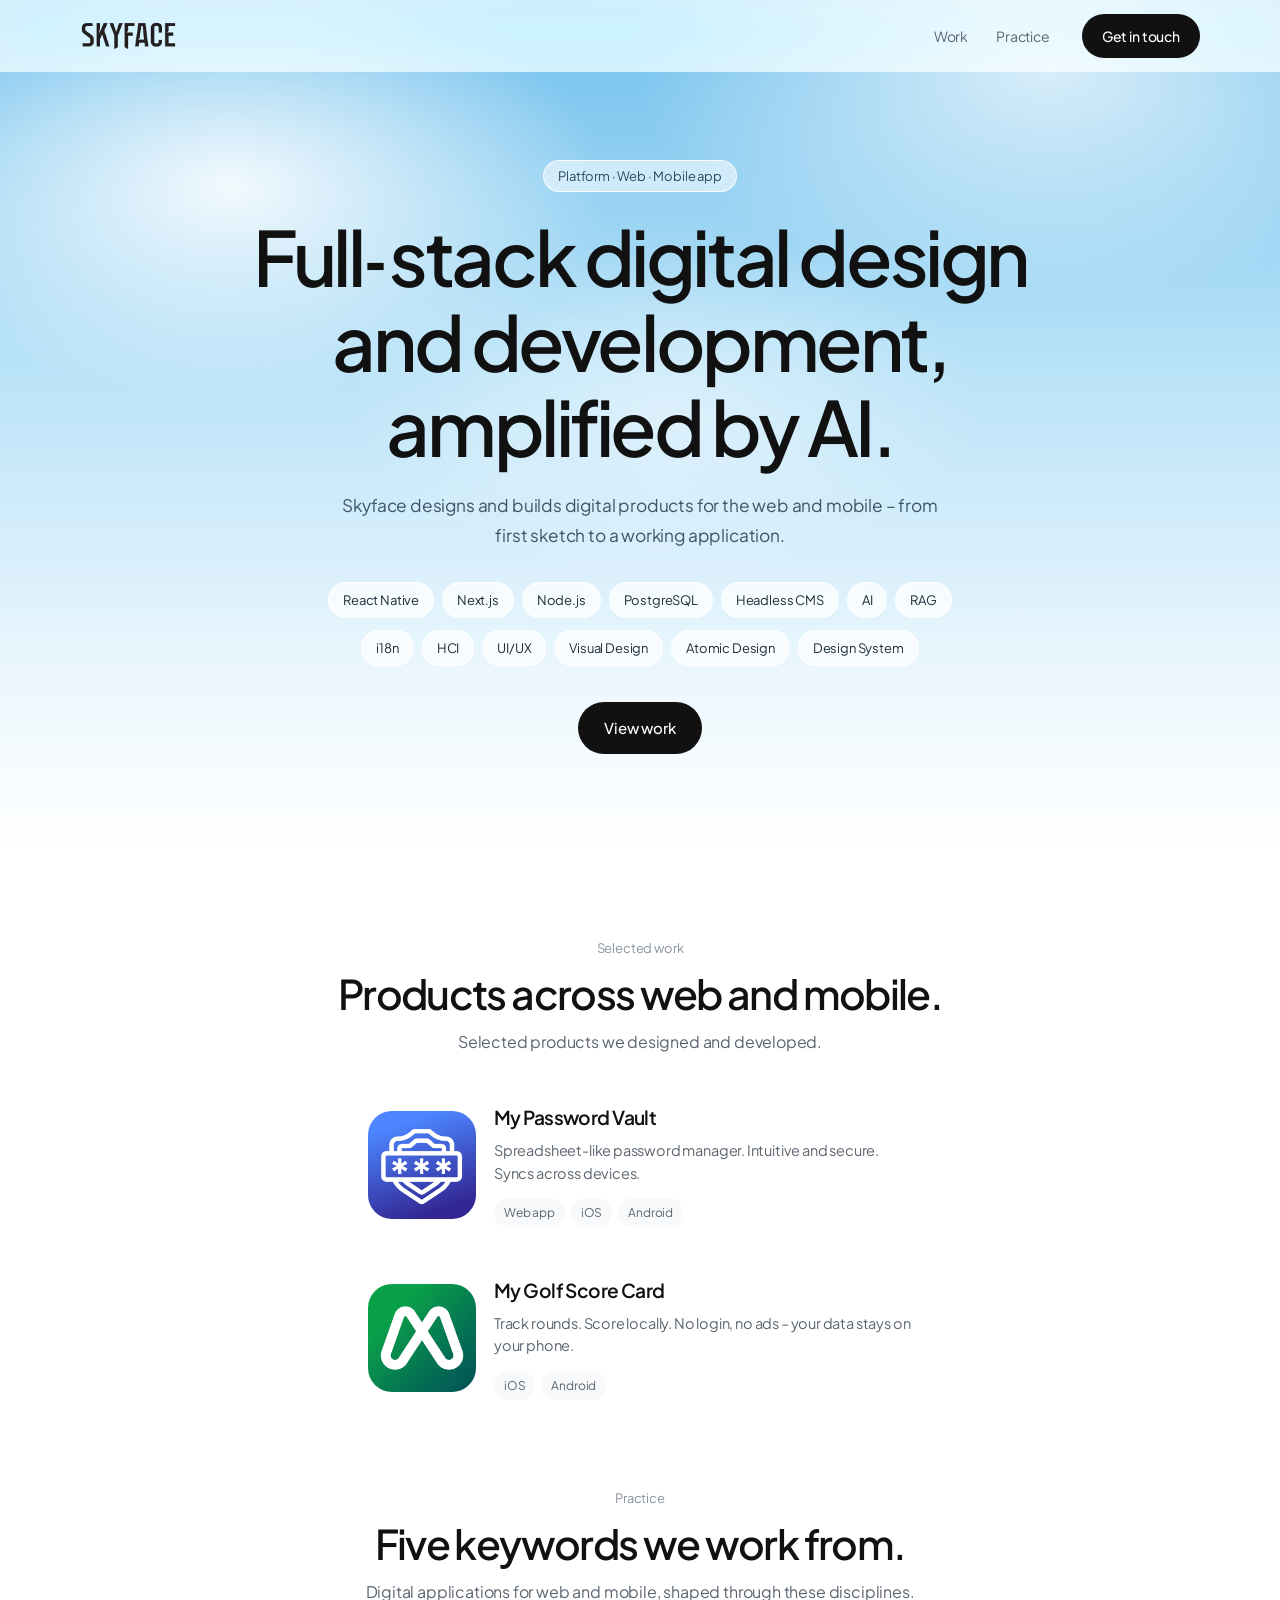
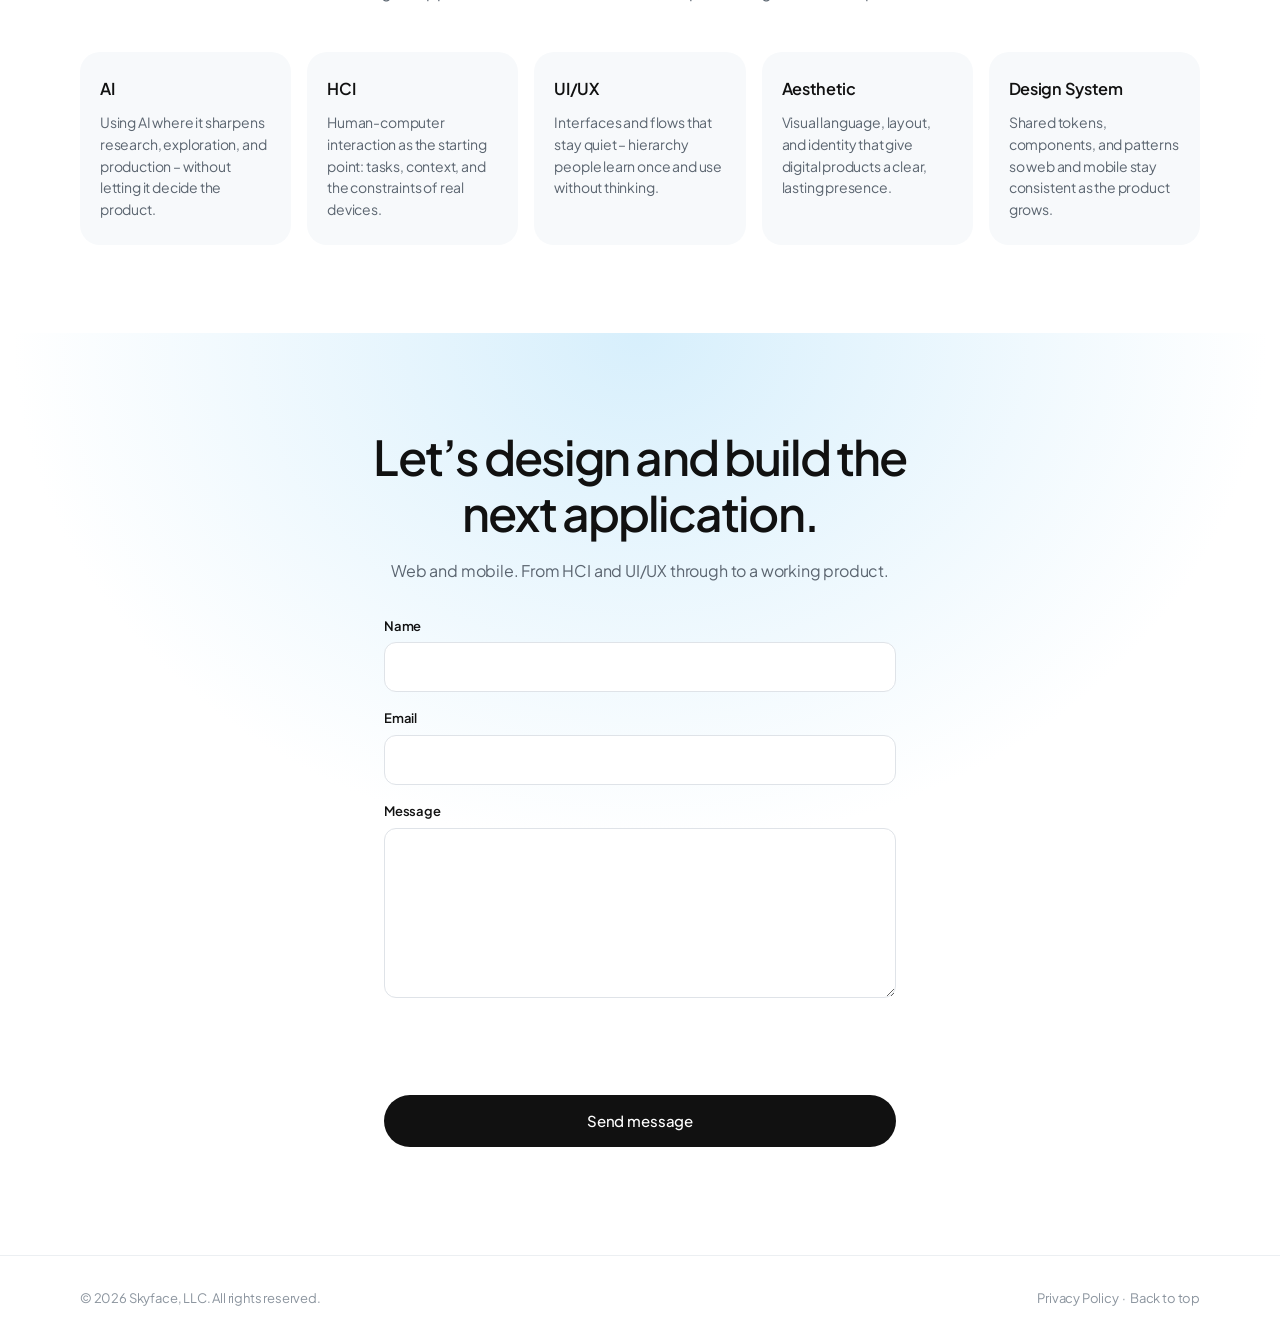
<file: index.html>
<!doctype html>
<html lang="en">
<head>
  <meta charset="UTF-8" />
  <meta name="viewport" content="width=device-width,initial-scale=1.0" />
  <title>Skyface – Full-stack digital design and development, amplified by AI</title>
  <meta name="description" content="Skyface designs and develops digital applications for web and mobile with React Native, Next.js, Node.js, PostgreSQL, Headless CMS, AI, RAG, i18n, HCI, UI/UX, Visual Design, Atomic Design, and Design System." />
  <meta name="theme-color" content="#ffffff" />

  <link rel="icon" href="/favicon.ico">
  <link rel="icon" type="image/svg+xml" href="/favicon.svg">
  <link rel="icon" type="image/png" sizes="96x96" href="/favicon-96x96.png">
  <link rel="apple-touch-icon" href="/apple-touch-icon.png">
  <link rel="manifest" href="/site.webmanifest" />

  <link rel="preconnect" href="https://fonts.googleapis.com" />
  <link rel="preconnect" href="https://fonts.gstatic.com" crossorigin />
  <link href="https://fonts.googleapis.com/css2?family=Plus+Jakarta+Sans:wght@400;500;600;700&display=swap" rel="stylesheet" />
  <link rel="stylesheet" href="css/site.css" />
</head>
<body>
  <a class="skip" href="#main">Skip to content</a>

  <header class="site-header">
    <div class="wrap header-inner">
      <a href="#top" class="brand" aria-label="Skyface home">
        <img class="brand-logo" src="img/logo-skyface.png" alt="Skyface" />
      </a>
      <div class="header-end">
      <nav id="siteNav" class="site-nav">
        <a href="#work">Work</a>
        <a href="#practice">Practice</a>
        <a class="btn btn-primary nav-cta" href="#contact">Get in touch</a>
      </nav>
        <button class="nav-toggle" type="button" aria-expanded="false" aria-controls="siteNav" aria-label="Open menu">
          <svg class="icon-menu" viewBox="0 0 24 24" fill="none" stroke="currentColor" stroke-width="1.8" stroke-linecap="round" aria-hidden="true">
            <path d="M4 7h16M4 12h16M4 17h16" />
          </svg>
          <svg class="icon-close" viewBox="0 0 24 24" fill="none" stroke="currentColor" stroke-width="1.8" stroke-linecap="round" aria-hidden="true">
            <path d="M6 6l12 12M18 6L6 18" />
          </svg>
        </button>
      </div>
    </div>
  </header>

  <main id="main">
    <section id="top" class="hero">
      <div class="wrap">
        <p class="kicker reveal">Platform · Web · Mobile app</p>
        <h1 class="reveal">Full<span class="hero-hyphen">-</span>stack digital design<br />and development,<br />amplified by AI.</h1>
        <p class="hero-copy reveal">
          Skyface designs and builds digital products for the web and mobile –
          from first sketch to a working application.
        </p>
        <div class="keyword-row reveal">
          <span class="chip">React Native</span>
          <span class="chip">Next.js</span>
          <span class="chip">Node.js</span>
          <span class="chip">PostgreSQL</span>
          <span class="chip">Headless CMS</span>
          <span class="chip">AI</span>
          <span class="chip">RAG</span>
          <span class="chip">i18n</span>
          <span class="chip">HCI</span>
          <span class="chip">UI/UX</span>
          <span class="chip">Visual Design</span>
          <span class="chip">Atomic Design</span>
          <span class="chip">Design System</span>
        </div>
        <div class="hero-actions reveal">
          <a class="btn btn-primary btn-lg" href="#work">View work</a>
        </div>
      </div>
    </section>

    <section id="work" class="section">
      <div class="wrap">
        <div class="section-head">
          <p class="eyebrow reveal">Selected work</p>
          <h2 class="reveal">Products across web and mobile.</h2>
          <p class="lede reveal">Selected products we designed and developed.</p>
        </div>

        <div class="work-grid">
          <a class="work-card reveal" href="work/my-password-vault.html">
            <figure class="shot shot--icon">
              <img src="img/work/icon-my-password-vault.png" alt="My Password Vault app icon" />
            </figure>
            <div class="work-body">
              <h3>My Password Vault</h3>
              <p class="work-desc">Spreadsheet-like password manager. Intuitive and secure. Syncs across devices.</p>
              <div class="tag-row">
                <span class="tag">Web app</span>
                <span class="tag">iOS</span>
                <span class="tag">Android</span>
              </div>
            </div>
          </a>

          <a class="work-card reveal" href="work/my-score-card-golf.html">
            <figure class="shot shot--icon">
              <img src="img/work/icon-my-golf-score-card.png" alt="My Golf Score Card app icon" />
            </figure>
            <div class="work-body">
              <h3>My Golf Score Card</h3>
              <p class="work-desc">Track rounds. Score locally. No login, no ads – your data stays on your phone.</p>
              <div class="tag-row">
                <span class="tag">iOS</span>
                <span class="tag">Android</span>
              </div>
            </div>
          </a>
        </div>
      </div>
    </section>

    <section id="practice" class="section" style="padding-top:0">
      <div class="wrap">
        <div class="section-head">
          <p class="eyebrow reveal">Practice</p>
          <h2 class="reveal">Five keywords we work from.</h2>
          <p class="lede reveal">Digital applications for web and mobile, shaped through these disciplines.</p>
        </div>
        <div class="keyword-grid reveal">
          <article class="keyword-card">
            <h3>AI</h3>
            <p>Using AI where it sharpens research, exploration, and production – without letting it decide the product.</p>
          </article>
          <article class="keyword-card">
            <h3>HCI</h3>
            <p>Human-computer interaction as the starting point: tasks, context, and the constraints of real devices.</p>
          </article>
          <article class="keyword-card">
            <h3>UI/UX</h3>
            <p>Interfaces and flows that stay quiet – hierarchy people learn once and use without thinking.</p>
          </article>
          <article class="keyword-card">
            <h3>Aesthetic</h3>
            <p>Visual language, layout, and identity that give digital products a clear, lasting presence.</p>
          </article>
          <article class="keyword-card">
            <h3>Design System</h3>
            <p>Shared tokens, components, and patterns so web and mobile stay consistent as the product grows.</p>
          </article>
        </div>
      </div>
    </section>

    <section id="contact" class="contact">
      <div class="wrap">
        <h2 class="reveal">Let’s design and build the next application.</h2>
        <p class="lede reveal">Web and mobile. From HCI and UI/UX through to a working product.</p>
        <form class="contact-form" id="contactForm" method="post" action="#contact" novalidate>
          <label>
            Name
            <input type="text" name="name" autocomplete="name" required maxlength="120" />
          </label>
          <label>
            Email
            <input type="email" name="email" autocomplete="email" required maxlength="200" />
          </label>
          <label>
            Message
            <textarea name="message" required maxlength="4000" rows="6"></textarea>
          </label>
          <div class="hp" aria-hidden="true">
            <label>Company <input type="text" name="company" tabindex="-1" autocomplete="off" /></label>
          </div>
          <div class="cf-turnstile contact-turnstile" data-sitekey="0x4AAAAAAE5fIm8HOaoEnx4I" data-theme="light"></div>
          <p class="contact-status" role="status" aria-live="polite" hidden></p>
          <button type="submit" class="btn btn-primary btn-lg">Send message</button>
        </form>
      </div>
    </section>
  </main>

  <footer class="site-footer">
    <div class="wrap">
      <div class="footer-bottom">
        <span>© <span id="year"></span> Skyface, LLC. All rights reserved.</span>
        <span>
          <a href="privacy/index.html">Privacy Policy</a>
          &nbsp;·&nbsp;
          <a href="#top">Back to top</a>
        </span>
      </div>
    </div>
  </footer>

  <script src="https://challenges.cloudflare.com/turnstile/v0/api.js" async defer></script>
  <script src="js/site.js"></script>
</body>
</html>
</file>
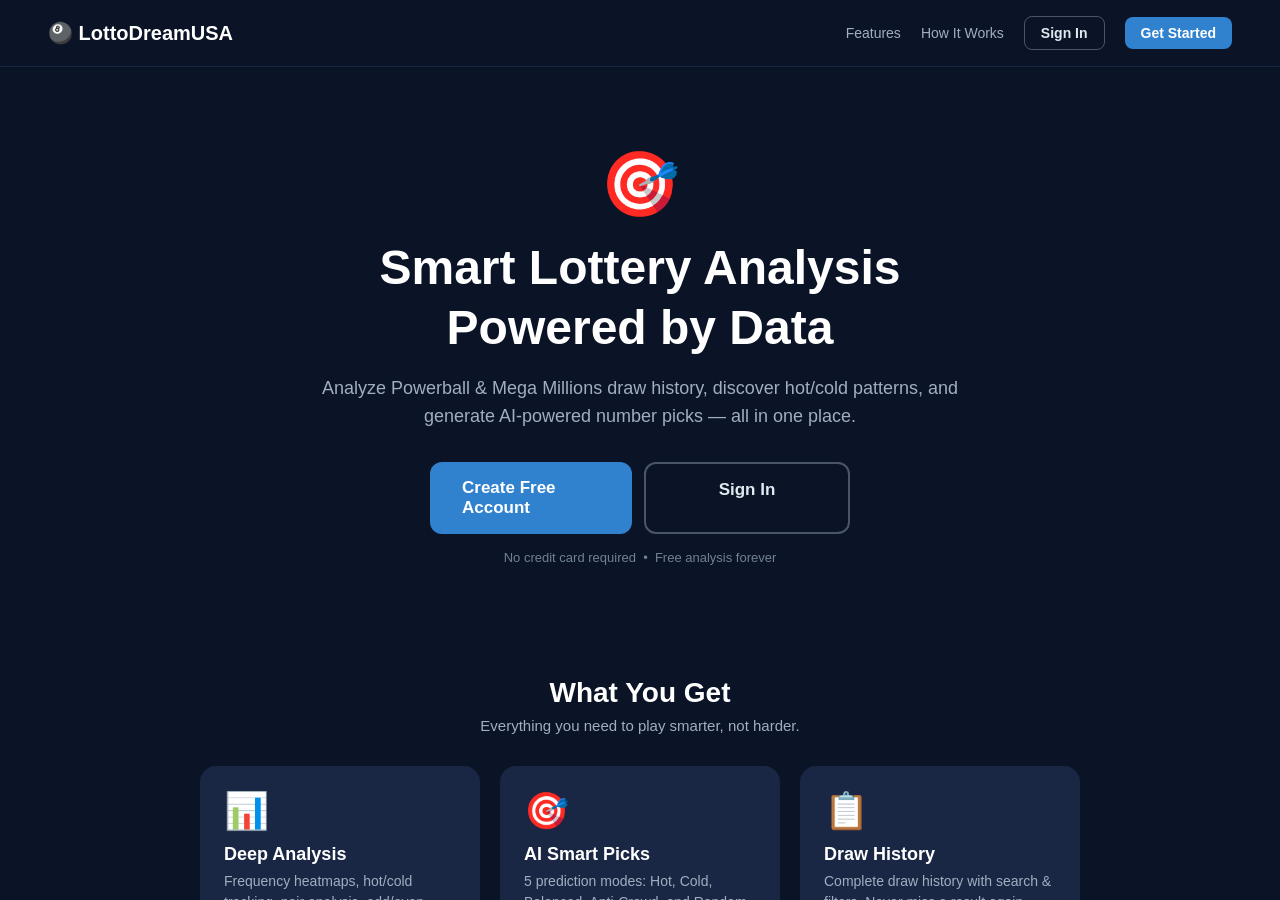
<file: lottodreamusa/index.html>
<!DOCTYPE html>
<html lang="en">
  <head>
    <meta charset="utf-8" />
    <meta httpEquiv="X-UA-Compatible" content="IE=edge" />
    <meta name="viewport" content="width=device-width, initial-scale=1, shrink-to-fit=no" />
    <title>LottoDreamUSA</title>
    <!-- The `react-native-web` recommended style reset: https://necolas.github.io/react-native-web/docs/setup/#root-element -->
    <style id="expo-reset">
      /* These styles make the body full-height */
      html,
      body {
        height: 100%;
      }
      /* These styles disable body scrolling if you are using <ScrollView> */
      body {
        overflow: hidden;
      }
      /* These styles make the root element full-height */
      #root {
        display: flex;
        height: 100%;
        flex: 1;
      }
    </style>
  <link rel="icon" href="/lottodreamusa/favicon.ico" />
  
  <!-- Vercel Analytics -->
  <script defer src="https://cdn.vercel-insights.com/v1/script.js"></script>
</head>

  <body>
    <!-- Use static rendering with Expo Router to support running without JavaScript. -->
    <noscript>
      You need to enable JavaScript to run this app.
    </noscript>
    <!-- The root element for your Expo app. -->
    <div id="root"></div>
  <script src="/lottodreamusa/_expo/static/js/web/index-75e2c279184bf0866a721f70fa7e5a45.js" defer></script>
</body>
</html>
</file>
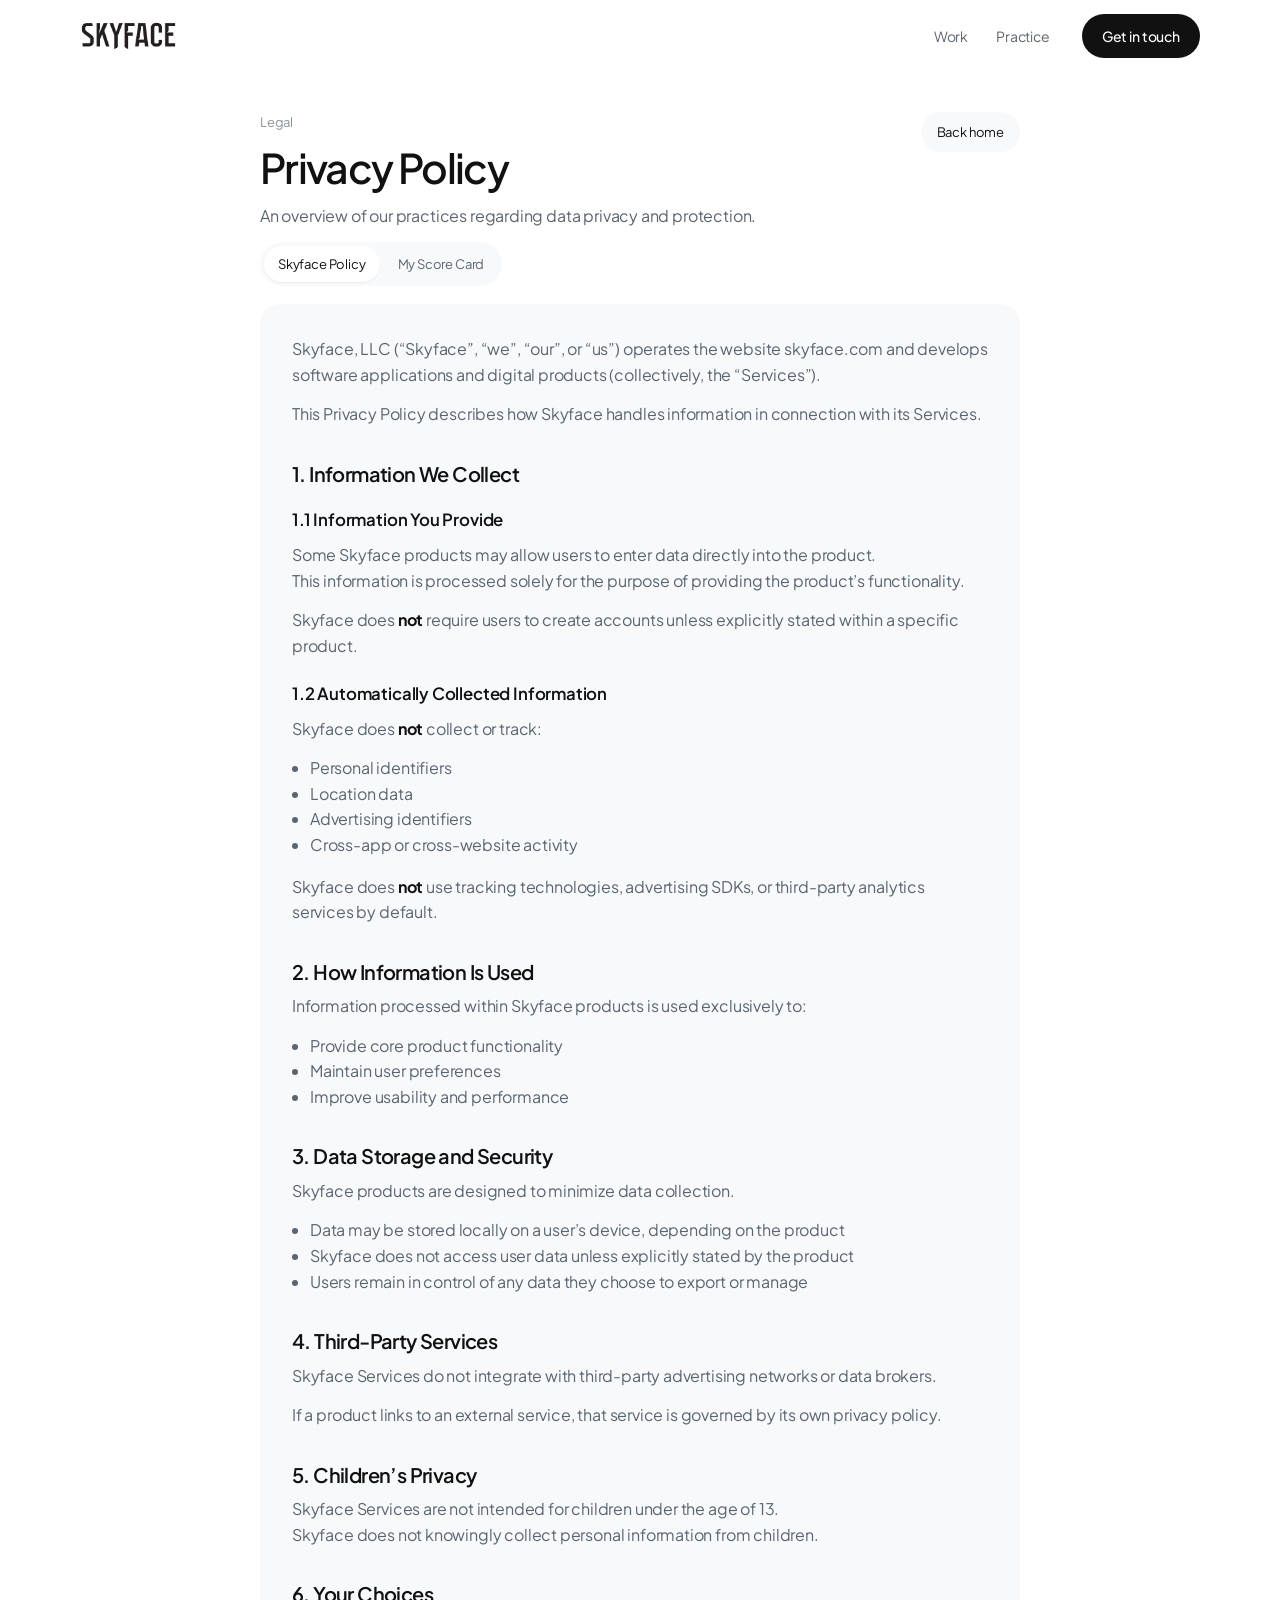
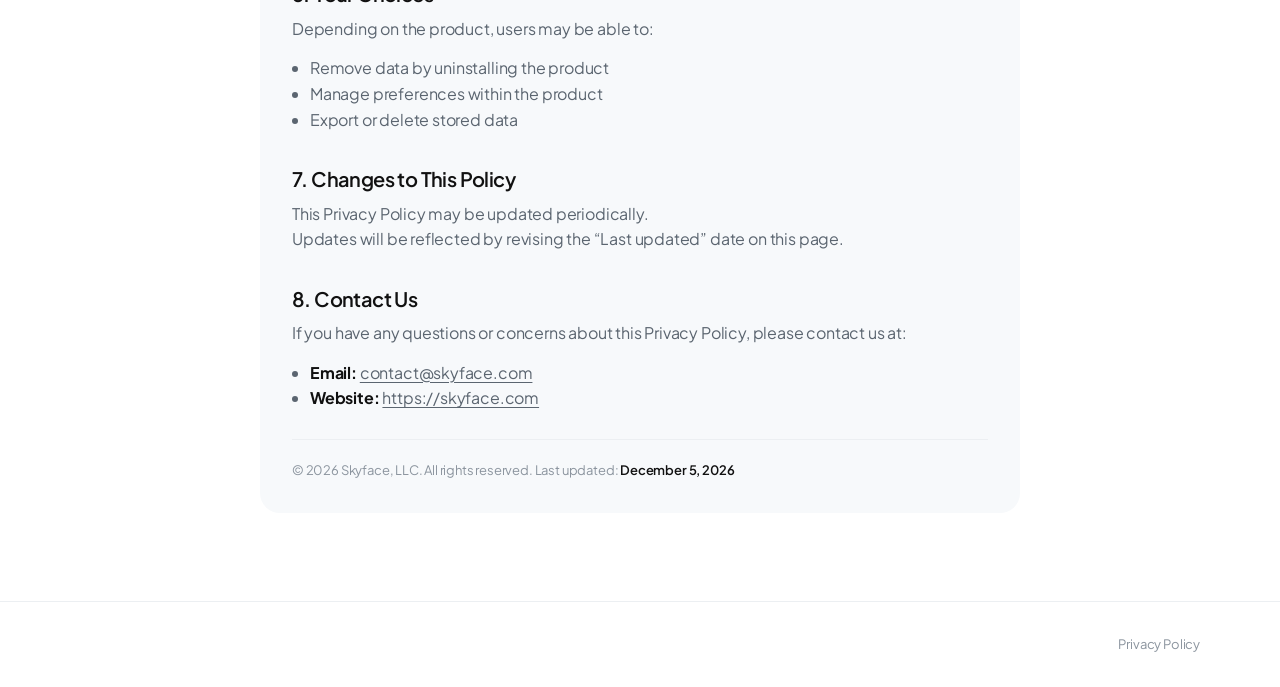
<file: privacy/index.html>
<!doctype html>
<html lang="en">
<head>
  <meta charset="UTF-8" />
  <meta name="viewport" content="width=device-width,initial-scale=1" />
  <title>Privacy Policy – Skyface</title>
  <meta name="robots" content="index,follow" />
  <meta name="theme-color" content="#ffffff" />
  <link rel="icon" href="/favicon.ico">
  <link rel="icon" type="image/svg+xml" href="/favicon.svg">
  <link rel="icon" type="image/png" sizes="96x96" href="/favicon-96x96.png">
  <link rel="apple-touch-icon" href="/apple-touch-icon.png">
  <link rel="preconnect" href="https://fonts.googleapis.com" />
  <link rel="preconnect" href="https://fonts.gstatic.com" crossorigin />
  <link href="https://fonts.googleapis.com/css2?family=Plus+Jakarta+Sans:wght@400;500;600;700&display=swap" rel="stylesheet" />
  <link rel="stylesheet" href="../css/site.css" />
</head>
<body>
  <a class="skip" href="#main">Skip to content</a>
  <header class="site-header">
    <div class="wrap header-inner">
      <a href="../index.html" class="brand" aria-label="Skyface home">
        <img class="brand-logo" src="../img/logo-skyface.png" alt="Skyface" />
      </a>
      <div class="header-end">
      <nav id="siteNav" class="site-nav">
        <a href="../index.html#work">Work</a>
        <a href="../index.html#practice">Practice</a>
        <a class="btn btn-primary nav-cta" href="../index.html#contact">Get in touch</a>
      </nav>
        <button class="nav-toggle" type="button" aria-expanded="false" aria-controls="siteNav" aria-label="Open menu">
          <svg class="icon-menu" viewBox="0 0 24 24" fill="none" stroke="currentColor" stroke-width="1.8" stroke-linecap="round" aria-hidden="true"><path d="M4 7h16M4 12h16M4 17h16" /></svg>
          <svg class="icon-close" viewBox="0 0 24 24" fill="none" stroke="currentColor" stroke-width="1.8" stroke-linecap="round" aria-hidden="true"><path d="M6 6l12 12M18 6L6 18" /></svg>
        </button>
      </div>
    </div>
  </header>

  <main id="main" class="section">
    <div class="wrap-narrow">
      <div class="policy-top">
        <div>
          <p class="eyebrow">Legal</p>
          <h2>Privacy Policy</h2>
          <p class="lede">An overview of our practices regarding data privacy and protection.</p>
          <nav class="tabs" aria-label="Privacy policy tabs">
            <a class="tab active" href="index.html" aria-current="page">Skyface Policy</a>
            <a class="tab" href="my-score-card.html">My Score Card</a>
          </nav>
        </div>
        <a href="../index.html" class="pill">Back home</a>
      </div>

      <article class="policy-card prose">
        <p>
          Skyface, LLC (“Skyface”, “we”, “our”, or “us”) operates the website skyface.com and develops software applications and digital products (collectively, the “Services”).
        </p>
        <p>
          This Privacy Policy describes how Skyface handles information in connection with its Services.
        </p>

        <h2>1. Information We Collect</h2>
        <h3>1.1 Information You Provide</h3>
        <p>Some Skyface products may allow users to enter data directly into the product.<br>
        This information is processed solely for the purpose of providing the product’s functionality.</p>
        <p>Skyface does <strong>not</strong> require users to create accounts unless explicitly stated within a specific product.</p>

        <h3>1.2 Automatically Collected Information</h3>
        <p>Skyface does <strong>not</strong> collect or track:</p>
        <ul>
          <li>Personal identifiers</li>
          <li>Location data</li>
          <li>Advertising identifiers</li>
          <li>Cross-app or cross-website activity</li>
        </ul>
        <p>Skyface does <strong>not</strong> use tracking technologies, advertising SDKs, or third-party analytics services by default.</p>

        <h2>2. How Information Is Used</h2>
        <p>Information processed within Skyface products is used exclusively to:</p>
        <ul>
          <li>Provide core product functionality</li>
          <li>Maintain user preferences</li>
          <li>Improve usability and performance</li>
        </ul>

        <h2>3. Data Storage and Security</h2>
        <p>Skyface products are designed to minimize data collection.</p>
        <ul>
          <li>Data may be stored locally on a user’s device, depending on the product</li>
          <li>Skyface does not access user data unless explicitly stated by the product</li>
          <li>Users remain in control of any data they choose to export or manage</li>
        </ul>

        <h2>4. Third-Party Services</h2>
        <p>Skyface Services do not integrate with third-party advertising networks or data brokers.</p>
        <p>If a product links to an external service, that service is governed by its own privacy policy.</p>

        <h2>5. Children’s Privacy</h2>
        <p>
          Skyface Services are not intended for children under the age of 13.<br>
          Skyface does not knowingly collect personal information from children.
        </p>

        <h2>6. Your Choices</h2>
        <p>Depending on the product, users may be able to:</p>
        <ul>
          <li>Remove data by uninstalling the product</li>
          <li>Manage preferences within the product</li>
          <li>Export or delete stored data</li>
        </ul>

        <h2>7. Changes to This Policy</h2>
        <p>
          This Privacy Policy may be updated periodically.<br>
          Updates will be reflected by revising the “Last updated” date on this page.
        </p>

        <h2>8. Contact Us</h2>
        <p>If you have any questions or concerns about this Privacy Policy, please contact us at:</p>
        <ul>
          <li><strong>Email:</strong> <a href="mailto:contact@skyface.com">contact@skyface.com</a></li>
          <li><strong>Website:</strong> <a href="https://skyface.com" target="_blank" rel="noopener noreferrer">https://skyface.com</a></li>
        </ul>

        <div class="footer-inner" style="margin-top:28px;padding-top:20px;border-top:1px solid var(--line);color:var(--faint);font-size:13px">
          <span>© <span id="year"></span> Skyface, LLC. All rights reserved.</span>
          <span>Last updated: <strong id="lastUpdated" style="color:var(--fg);font-weight:600"></strong></span>
        </div>
      </article>
    </div>
  </main>

  <footer class="site-footer">
    <div class="wrap footer-bottom" style="border:0;padding-top:0;justify-content:flex-end">
      <a href="index.html">Privacy Policy</a>
    </div>
  </footer>

  <script src="../js/site.js"></script>
  <script>
    const now = new Date();
    const opts = { year: "numeric", month: "long", day: "numeric" };
    document.getElementById("lastUpdated").textContent = now.toLocaleDateString("en-US", opts);
  </script>
</body>
</html>
</file>
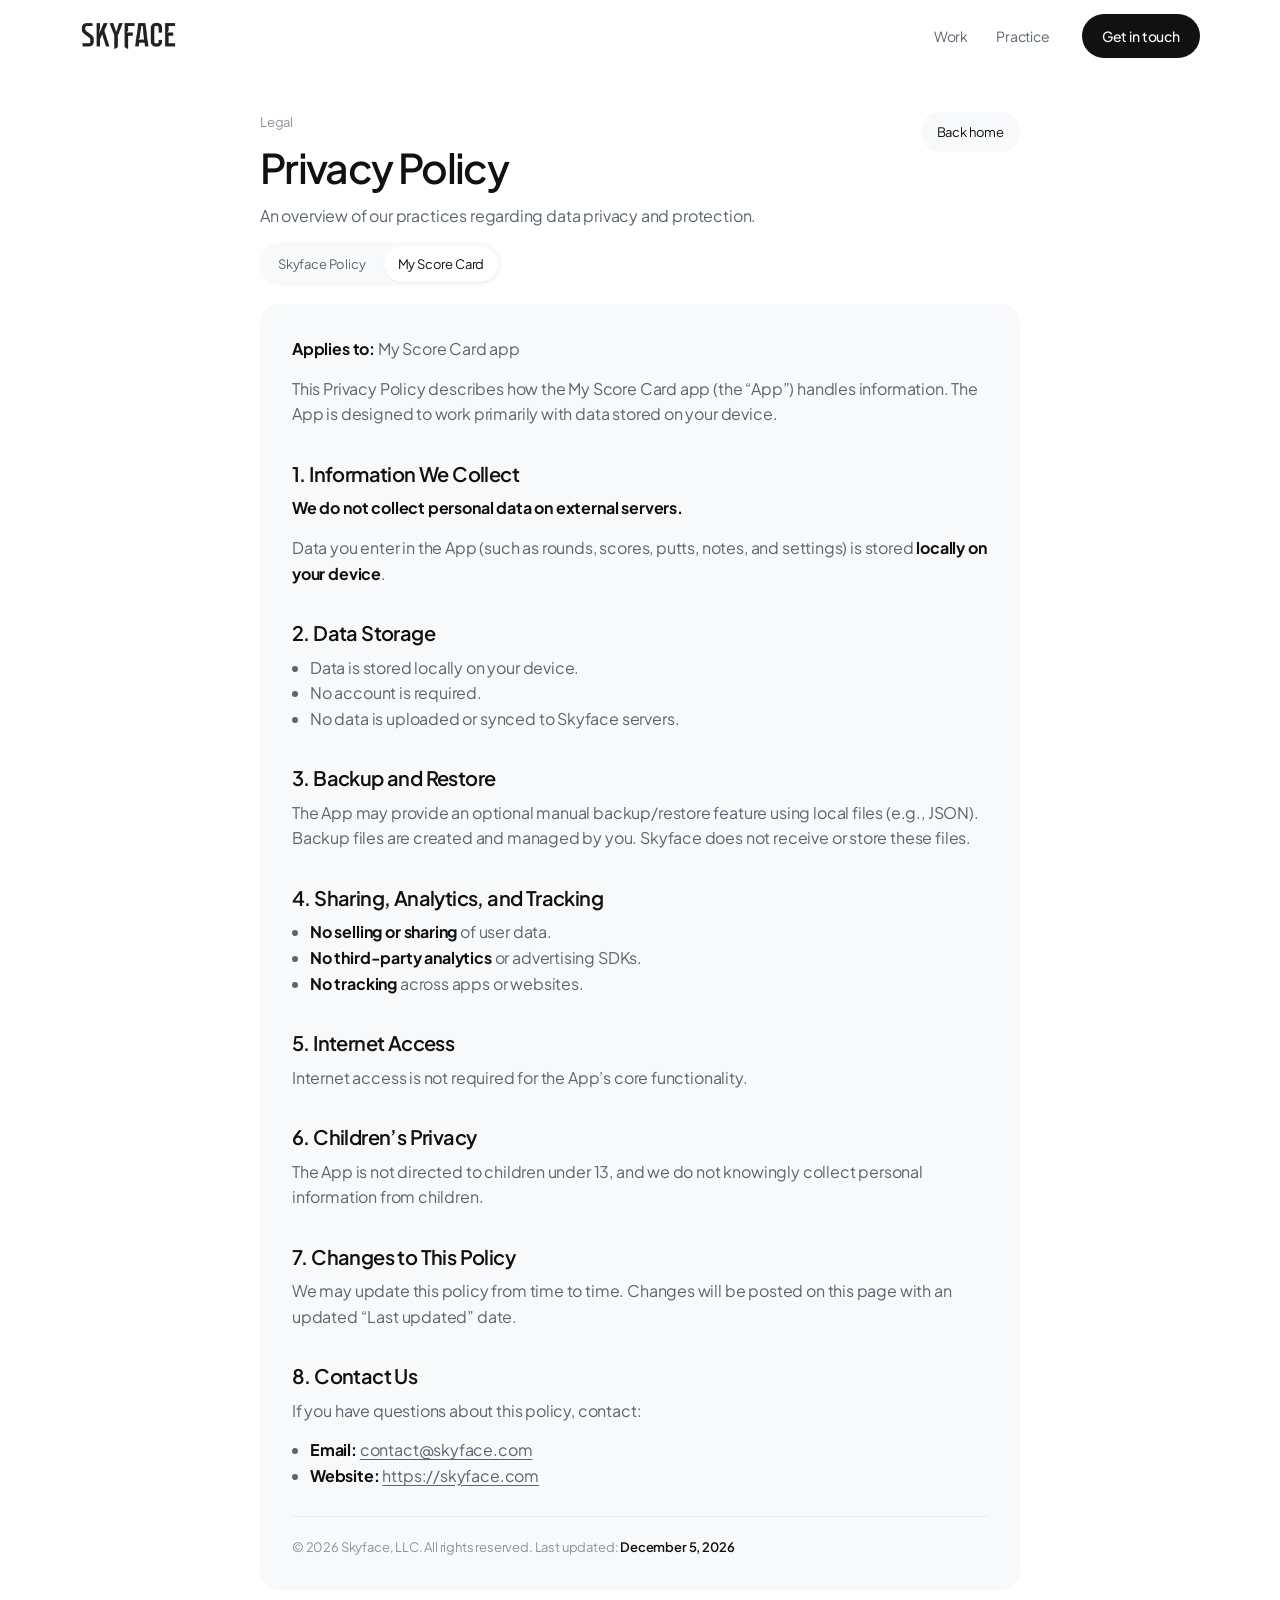
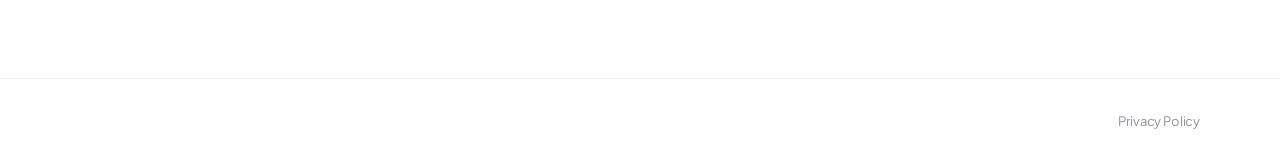
<file: privacy/my-score-card.html>
<!doctype html>
<html lang="en">
<head>
  <meta charset="UTF-8" />
  <meta name="viewport" content="width=device-width,initial-scale=1" />
  <title>My Score Card Privacy Policy – Skyface</title>
  <meta name="robots" content="index,follow" />
  <meta name="theme-color" content="#ffffff" />
  <link rel="icon" href="/favicon.ico">
  <link rel="icon" type="image/svg+xml" href="/favicon.svg">
  <link rel="icon" type="image/png" sizes="96x96" href="/favicon-96x96.png">
  <link rel="apple-touch-icon" href="/apple-touch-icon.png">
  <link rel="preconnect" href="https://fonts.googleapis.com" />
  <link rel="preconnect" href="https://fonts.gstatic.com" crossorigin />
  <link href="https://fonts.googleapis.com/css2?family=Plus+Jakarta+Sans:wght@400;500;600;700&display=swap" rel="stylesheet" />
  <link rel="stylesheet" href="../css/site.css" />
</head>
<body>
  <a class="skip" href="#main">Skip to content</a>
  <header class="site-header">
    <div class="wrap header-inner">
      <a href="../index.html" class="brand" aria-label="Skyface home">
        <img class="brand-logo" src="../img/logo-skyface.png" alt="Skyface" />
      </a>
      <div class="header-end">
      <nav id="siteNav" class="site-nav">
        <a href="../index.html#work">Work</a>
        <a href="../index.html#practice">Practice</a>
        <a class="btn btn-primary nav-cta" href="../index.html#contact">Get in touch</a>
      </nav>
        <button class="nav-toggle" type="button" aria-expanded="false" aria-controls="siteNav" aria-label="Open menu">
          <svg class="icon-menu" viewBox="0 0 24 24" fill="none" stroke="currentColor" stroke-width="1.8" stroke-linecap="round" aria-hidden="true"><path d="M4 7h16M4 12h16M4 17h16" /></svg>
          <svg class="icon-close" viewBox="0 0 24 24" fill="none" stroke="currentColor" stroke-width="1.8" stroke-linecap="round" aria-hidden="true"><path d="M6 6l12 12M18 6L6 18" /></svg>
        </button>
      </div>
    </div>
  </header>

  <main id="main" class="section">
    <div class="wrap-narrow">
      <div class="policy-top">
        <div>
          <p class="eyebrow">Legal</p>
          <h2>Privacy Policy</h2>
          <p class="lede">An overview of our practices regarding data privacy and protection.</p>
          <nav class="tabs" aria-label="Privacy policy tabs">
            <a class="tab" href="index.html">Skyface Policy</a>
            <a class="tab active" href="my-score-card.html" aria-current="page">My Score Card</a>
          </nav>
        </div>
        <a href="../index.html" class="pill">Back home</a>
      </div>

      <article class="policy-card prose">
        <p class="lede" style="margin-top:0"><strong>Applies to:</strong> My Score Card app</p>
        <p>
          This Privacy Policy describes how the My Score Card app (the “App”) handles information.
          The App is designed to work primarily with data stored on your device.
        </p>

        <h2>1. Information We Collect</h2>
        <p><strong>We do not collect personal data on external servers.</strong></p>
        <p>
          Data you enter in the App (such as rounds, scores, putts, notes, and settings) is stored
          <strong>locally on your device</strong>.
        </p>

        <h2>2. Data Storage</h2>
        <ul>
          <li>Data is stored locally on your device.</li>
          <li>No account is required.</li>
          <li>No data is uploaded or synced to Skyface servers.</li>
        </ul>

        <h2>3. Backup and Restore</h2>
        <p>
          The App may provide an optional manual backup/restore feature using local files (e.g., JSON).
          Backup files are created and managed by you. Skyface does not receive or store these files.
        </p>

        <h2>4. Sharing, Analytics, and Tracking</h2>
        <ul>
          <li><strong>No selling or sharing</strong> of user data.</li>
          <li><strong>No third-party analytics</strong> or advertising SDKs.</li>
          <li><strong>No tracking</strong> across apps or websites.</li>
        </ul>

        <h2>5. Internet Access</h2>
        <p>
          Internet access is not required for the App’s core functionality.
        </p>

        <h2>6. Children’s Privacy</h2>
        <p>
          The App is not directed to children under 13, and we do not knowingly collect personal information from children.
        </p>

        <h2>7. Changes to This Policy</h2>
        <p>
          We may update this policy from time to time. Changes will be posted on this page with an updated “Last updated” date.
        </p>

        <h2>8. Contact Us</h2>
        <p>If you have questions about this policy, contact:</p>
        <ul>
          <li><strong>Email:</strong> <a href="mailto:contact@skyface.com">contact@skyface.com</a></li>
          <li><strong>Website:</strong> <a href="https://skyface.com" target="_blank" rel="noopener noreferrer">https://skyface.com</a></li>
        </ul>

        <div class="footer-inner" style="margin-top:28px;padding-top:20px;border-top:1px solid var(--line);color:var(--faint);font-size:13px">
          <span>© <span id="year"></span> Skyface, LLC. All rights reserved.</span>
          <span>Last updated: <strong id="lastUpdated" style="color:var(--fg);font-weight:600"></strong></span>
        </div>
      </article>
    </div>
  </main>

  <footer class="site-footer">
    <div class="wrap footer-bottom" style="border:0;padding-top:0;justify-content:flex-end">
      <a href="index.html">Privacy Policy</a>
    </div>
  </footer>

  <script src="../js/site.js"></script>
  <script>
    const now = new Date();
    const opts = { year: "numeric", month: "long", day: "numeric" };
    document.getElementById("lastUpdated").textContent = now.toLocaleDateString("en-US", opts);
  </script>
</body>
</html>
</file>
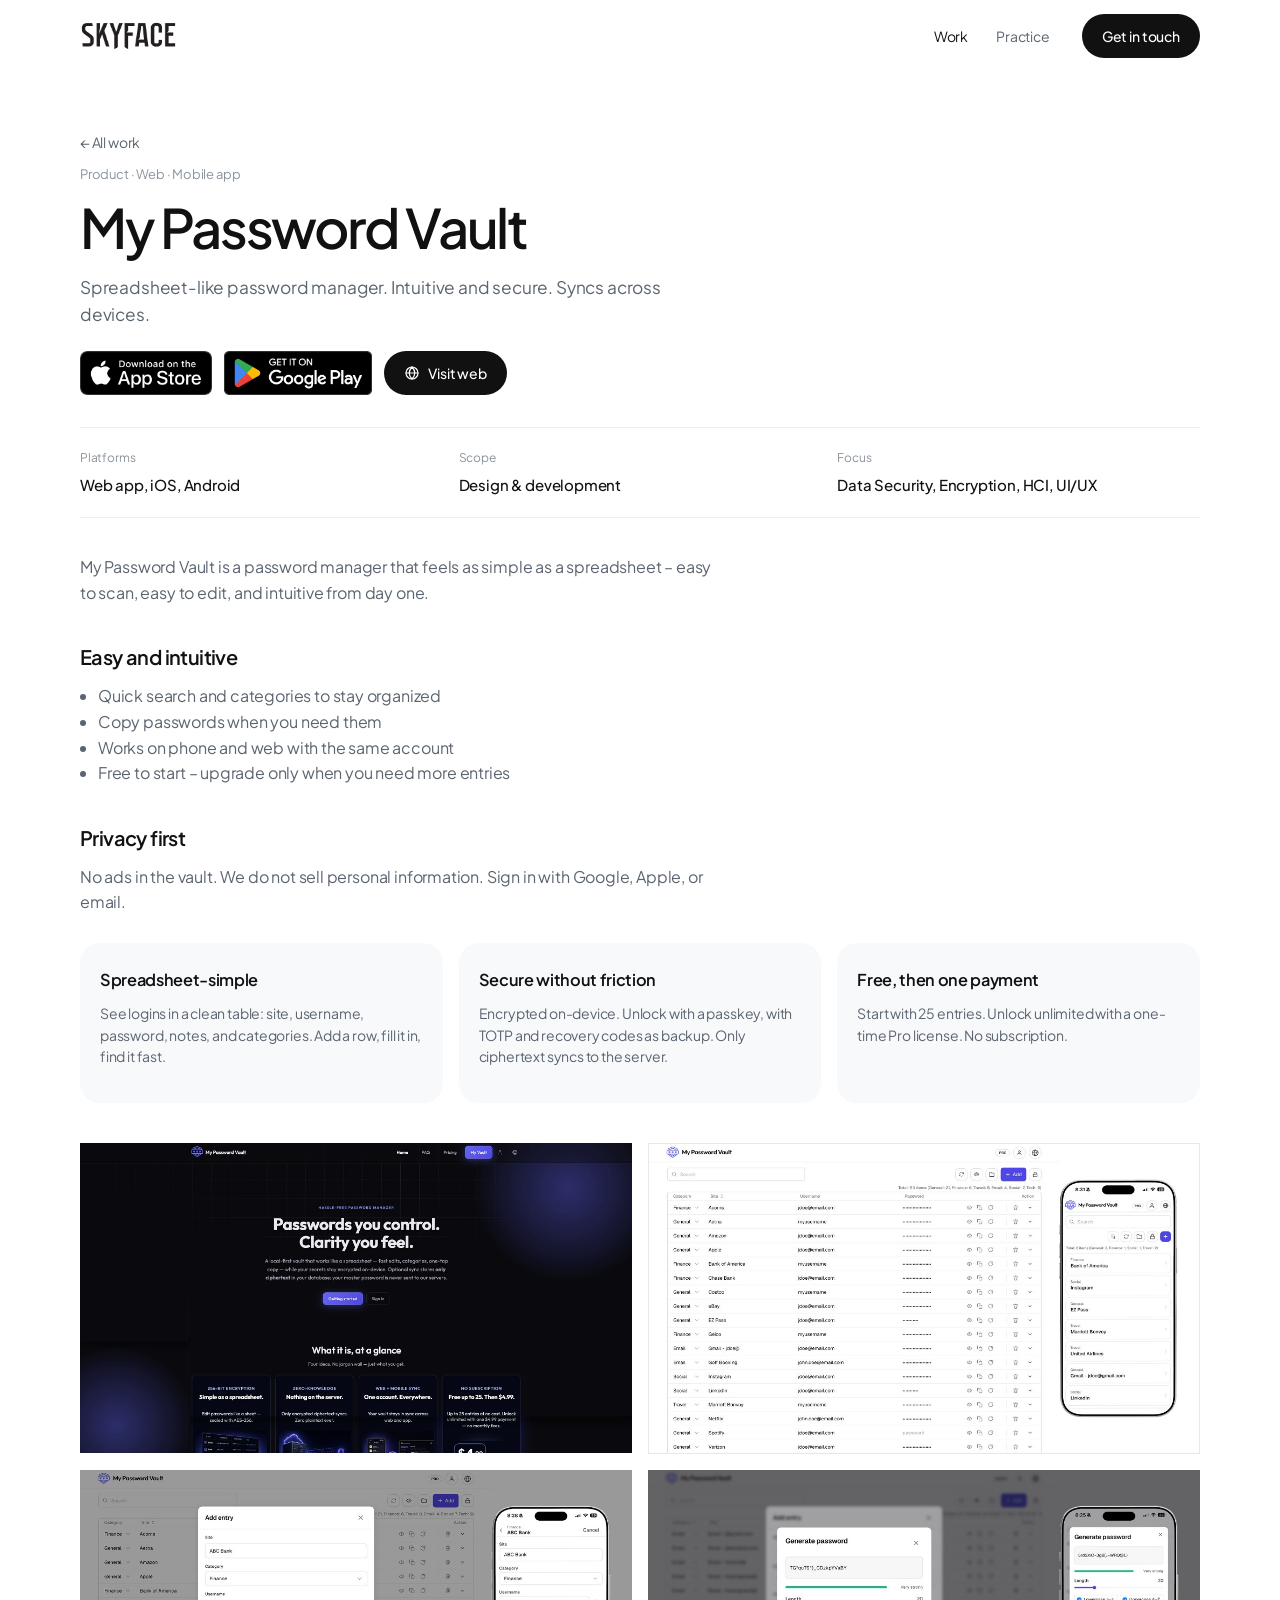
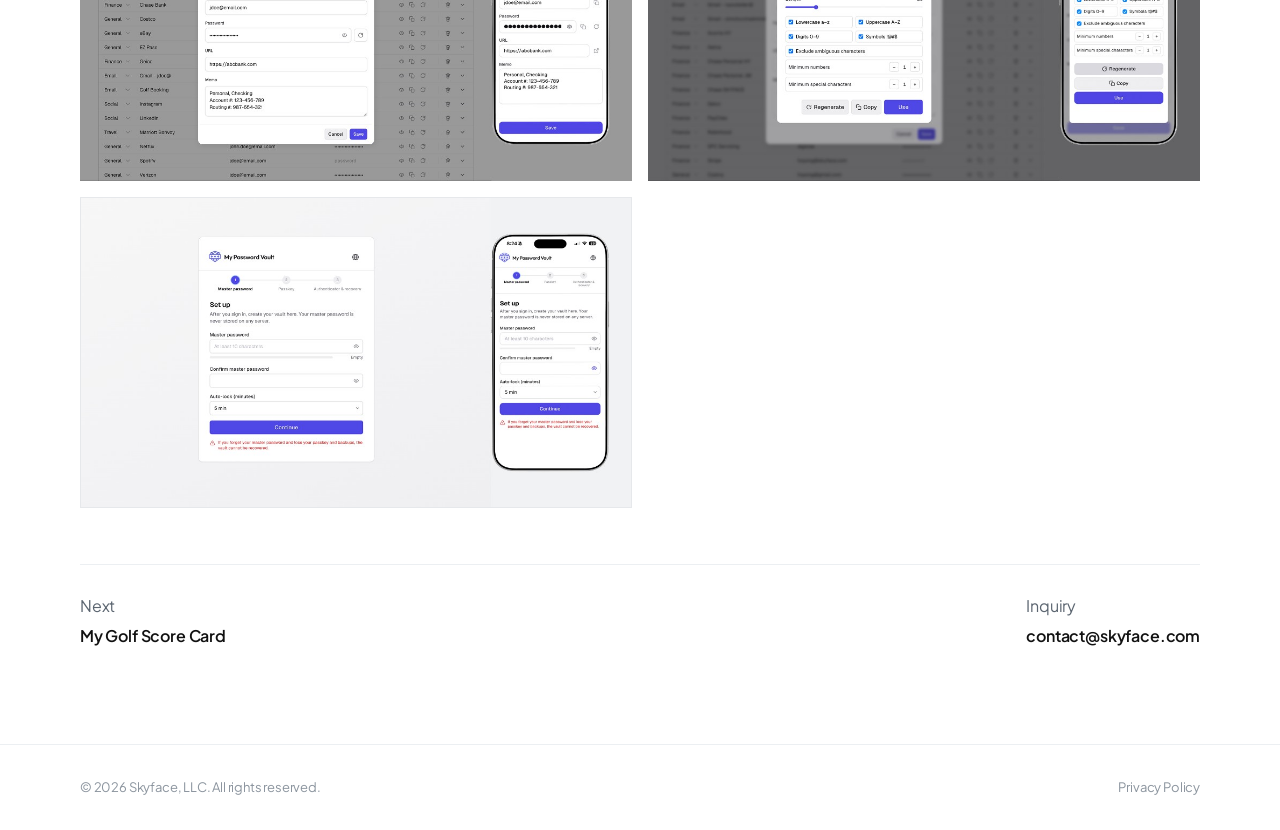
<file: work/my-password-vault.html>
<!doctype html>
<html lang="en">
<head>
  <meta charset="UTF-8" />
  <meta name="viewport" content="width=device-width,initial-scale=1.0" />
  <title>My Password Vault – Skyface</title>
  <meta name="description" content="My Password Vault is a spreadsheet-like password manager for web, iOS, and Android. Designed and built by Skyface." />
  <meta name="theme-color" content="#ffffff" />
  <link rel="icon" href="/favicon.ico">
  <link rel="icon" type="image/svg+xml" href="/favicon.svg">
  <link rel="icon" type="image/png" sizes="96x96" href="/favicon-96x96.png">
  <link rel="apple-touch-icon" href="/apple-touch-icon.png">
  <link rel="preconnect" href="https://fonts.googleapis.com" />
  <link rel="preconnect" href="https://fonts.gstatic.com" crossorigin />
  <link href="https://fonts.googleapis.com/css2?family=Plus+Jakarta+Sans:wght@400;500;600;700&display=swap" rel="stylesheet" />
  <link rel="stylesheet" href="../css/site.css" />
</head>
<body>
  <a class="skip" href="#main">Skip to content</a>
  <header class="site-header">
    <div class="wrap header-inner">
      <a href="../index.html" class="brand" aria-label="Skyface home">
        <img class="brand-logo" src="../img/logo-skyface.png" alt="Skyface" />
      </a>
      <div class="header-end">
      <nav id="siteNav" class="site-nav">
        <a href="../index.html#work" aria-current="page">Work</a>
        <a href="../index.html#practice">Practice</a>
        <a class="btn btn-primary nav-cta" href="../index.html#contact">Get in touch</a>
      </nav>
        <button class="nav-toggle" type="button" aria-expanded="false" aria-controls="siteNav" aria-label="Open menu">
          <svg class="icon-menu" viewBox="0 0 24 24" fill="none" stroke="currentColor" stroke-width="1.8" stroke-linecap="round" aria-hidden="true"><path d="M4 7h16M4 12h16M4 17h16" /></svg>
          <svg class="icon-close" viewBox="0 0 24 24" fill="none" stroke="currentColor" stroke-width="1.8" stroke-linecap="round" aria-hidden="true"><path d="M6 6l12 12M18 6L6 18" /></svg>
        </button>
      </div>
    </div>
  </header>

  <main id="main">
    <article class="case wrap">
      <a class="back-link" href="../index.html#work">← All work</a>
      <p class="eyebrow">Product · Web · Mobile app</p>
      <h1>My Password Vault</h1>
      <p class="lede">Spreadsheet-like password manager. Intuitive and secure. Syncs across devices.</p>
      <div class="case-actions">
        <a class="store-badge" href="https://apps.apple.com/us/app/my-password-vault/id6776333649" target="_blank" rel="noopener noreferrer" aria-label="Download on the App Store">
          <img src="../img/badges/app-store.png" alt="" width="144" height="48" />
        </a>
        <a class="store-badge" href="https://play.google.com/store/apps/details?id=com.skyface.mypasswordvault" target="_blank" rel="noopener noreferrer" aria-label="Get it on Google Play">
          <img src="../img/badges/google-play.png" alt="" width="162" height="48" />
        </a>
        <a class="btn btn-primary" href="https://mypasswordvault.app" target="_blank" rel="noopener noreferrer">
          <svg class="btn-icon" viewBox="0 0 24 24" fill="none" stroke="currentColor" stroke-width="1.8" stroke-linecap="round" stroke-linejoin="round" aria-hidden="true">
            <circle cx="12" cy="12" r="9" />
            <path d="M3 12h18" />
            <path d="M12 3c2.8 3 4.2 6.2 4.2 9S14.8 18 12 21c-2.8-3-4.2-6.2-4.2-9S9.2 6 12 3z" />
          </svg>
          Visit web
        </a>
      </div>
      <dl class="meta">
        <div><dt>Platforms</dt><dd>Web app, iOS, Android</dd></div>
        <div><dt>Scope</dt><dd>Design &amp; development</dd></div>
        <div><dt>Focus</dt><dd>Data Security, Encryption, HCI, UI/UX</dd></div>
      </dl>

      <div class="prose">
        <p>My Password Vault is a password manager that feels as simple as a spreadsheet – easy to scan, easy to edit, and intuitive from day one.</p>
        <h2>Easy and intuitive</h2>
        <ul>
          <li>Quick search and categories to stay organized</li>
          <li>Copy passwords when you need them</li>
          <li>Works on phone and web with the same account</li>
          <li>Free to start – upgrade only when you need more entries</li>
        </ul>
        <h2>Privacy first</h2>
        <p>No ads in the vault. We do not sell personal information. Sign in with Google, Apple, or email.</p>
      </div>

      <div class="feature-grid">
        <article class="keyword-card">
          <h3>Spreadsheet-simple</h3>
          <p>See logins in a clean table: site, username, password, notes, and categories. Add a row, fill it in, find it fast.</p>
        </article>
        <article class="keyword-card">
          <h3>Secure without friction</h3>
          <p>Encrypted on-device. Unlock with a passkey, with TOTP and recovery codes as backup. Only ciphertext syncs to the server.</p>
        </article>
        <article class="keyword-card">
          <h3>Free, then one payment</h3>
          <p>Start with 25 entries. Unlock unlimited with a one-time Pro license. No subscription.</p>
        </article>
      </div>

      <div class="device-gallery device-gallery--two" data-lightbox>
        <button type="button" class="shot" data-lightbox-item>
          <img src="../img/work/my-password-vault/landing.png" alt="My Password Vault marketing site: Passwords you control. Clarity you feel." />
        </button>
        <button type="button" class="shot shot--outline" data-lightbox-item>
          <img src="../img/work/my-password-vault/vault.png" alt="My Password Vault web spreadsheet and iPhone list, with categorized logins such as Bank of America and Instagram" />
        </button>
        <button type="button" class="shot" data-lightbox-item>
          <img src="../img/work/my-password-vault/entry.png" alt="Add entry on web and iPhone, with site, category, username, password, URL, and memo" />
        </button>
        <button type="button" class="shot" data-lightbox-item>
          <img src="../img/work/my-password-vault/generate.png" alt="Password generator on web and iPhone, with length, character sets, and strength meter" />
        </button>
        <button type="button" class="shot shot--outline" data-lightbox-item>
          <img src="../img/work/my-password-vault/setup.png" alt="Vault setup on web and iPhone: master password, auto-lock, and a warning that the vault cannot be recovered without a passkey and backups" loading="lazy" />
        </button>
      </div>

      <div class="next-work">
        <a href="my-score-card-golf.html">Next<strong>My Golf Score Card</strong></a>
        <a href="../index.html#contact">Inquiry<strong>contact@skyface.com</strong></a>
      </div>
    </article>
  </main>

  <footer class="site-footer">
    <div class="wrap footer-bottom" style="border:0;padding-top:0">
      <span>© <span id="year"></span> Skyface, LLC. All rights reserved.</span>
      <a href="../privacy/index.html">Privacy Policy</a>
    </div>
  </footer>
  <script src="../js/site.js"></script>
</body>
</html>
</file>
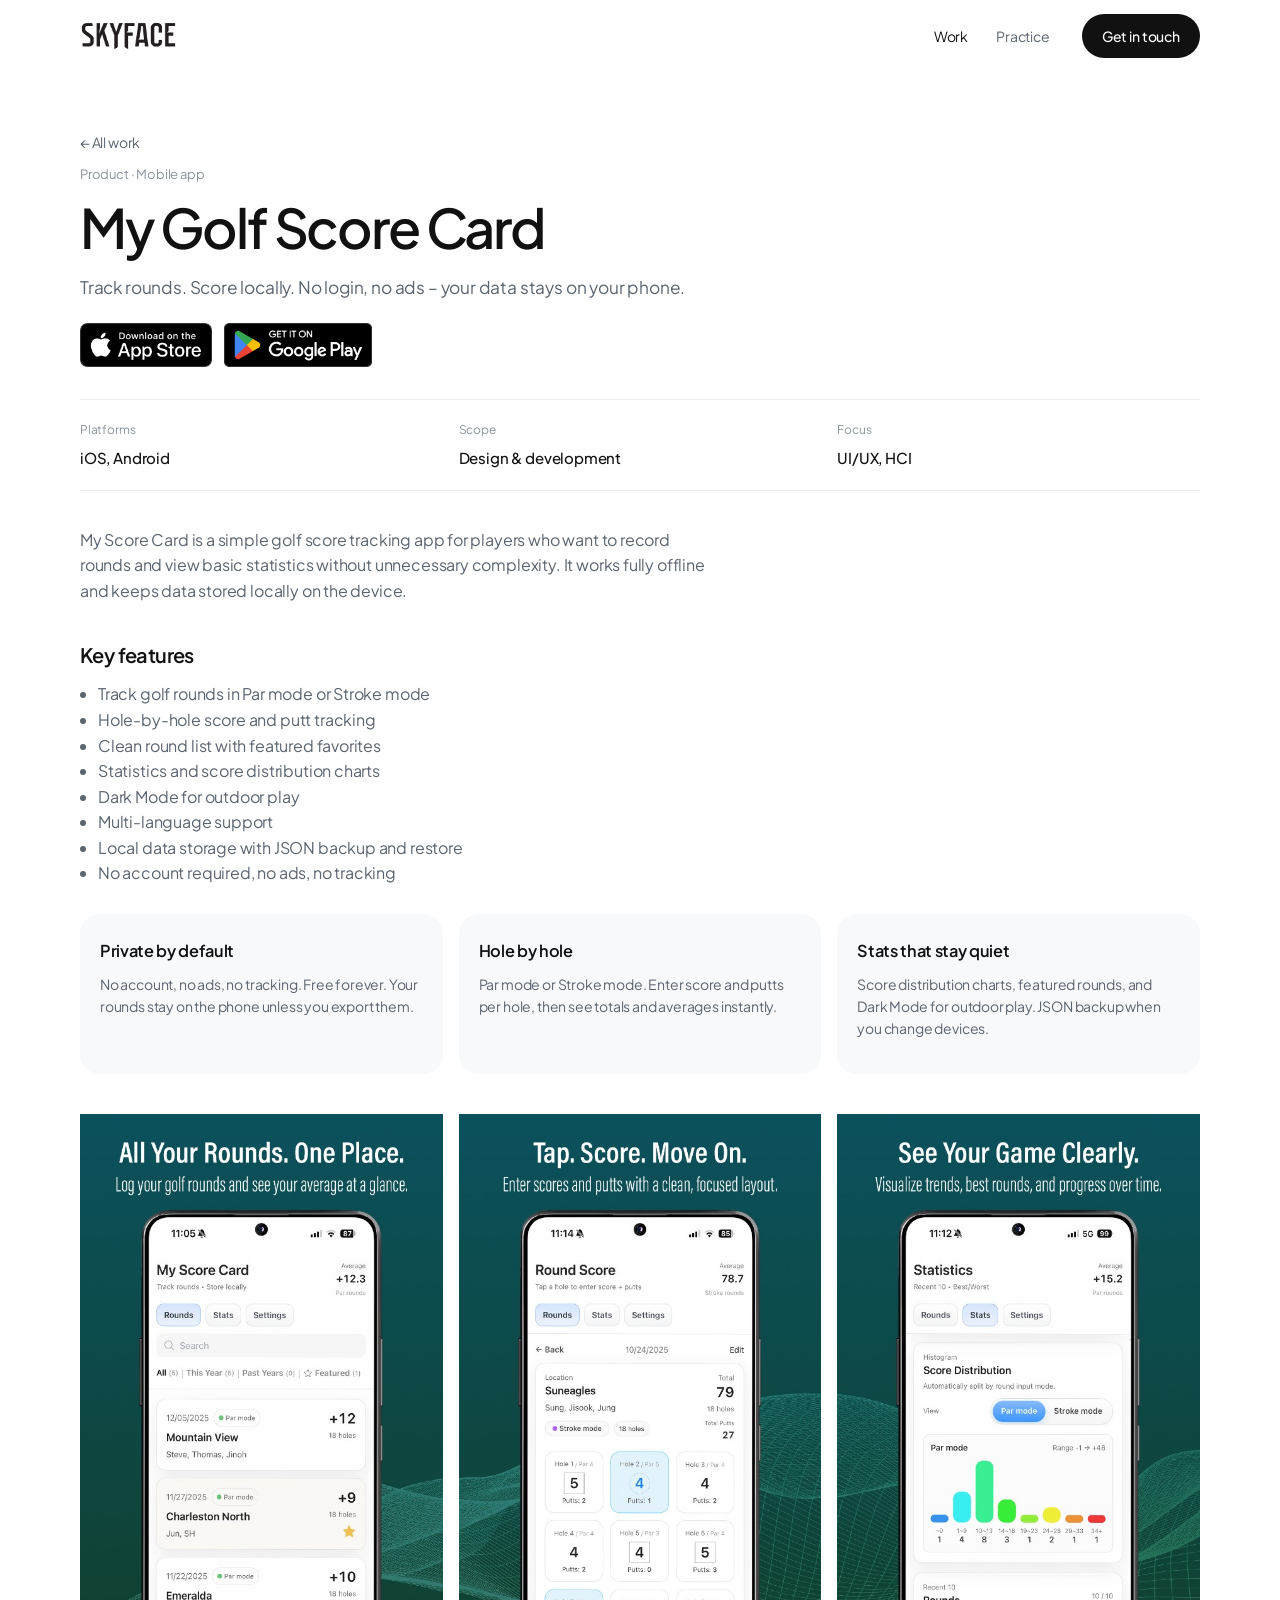
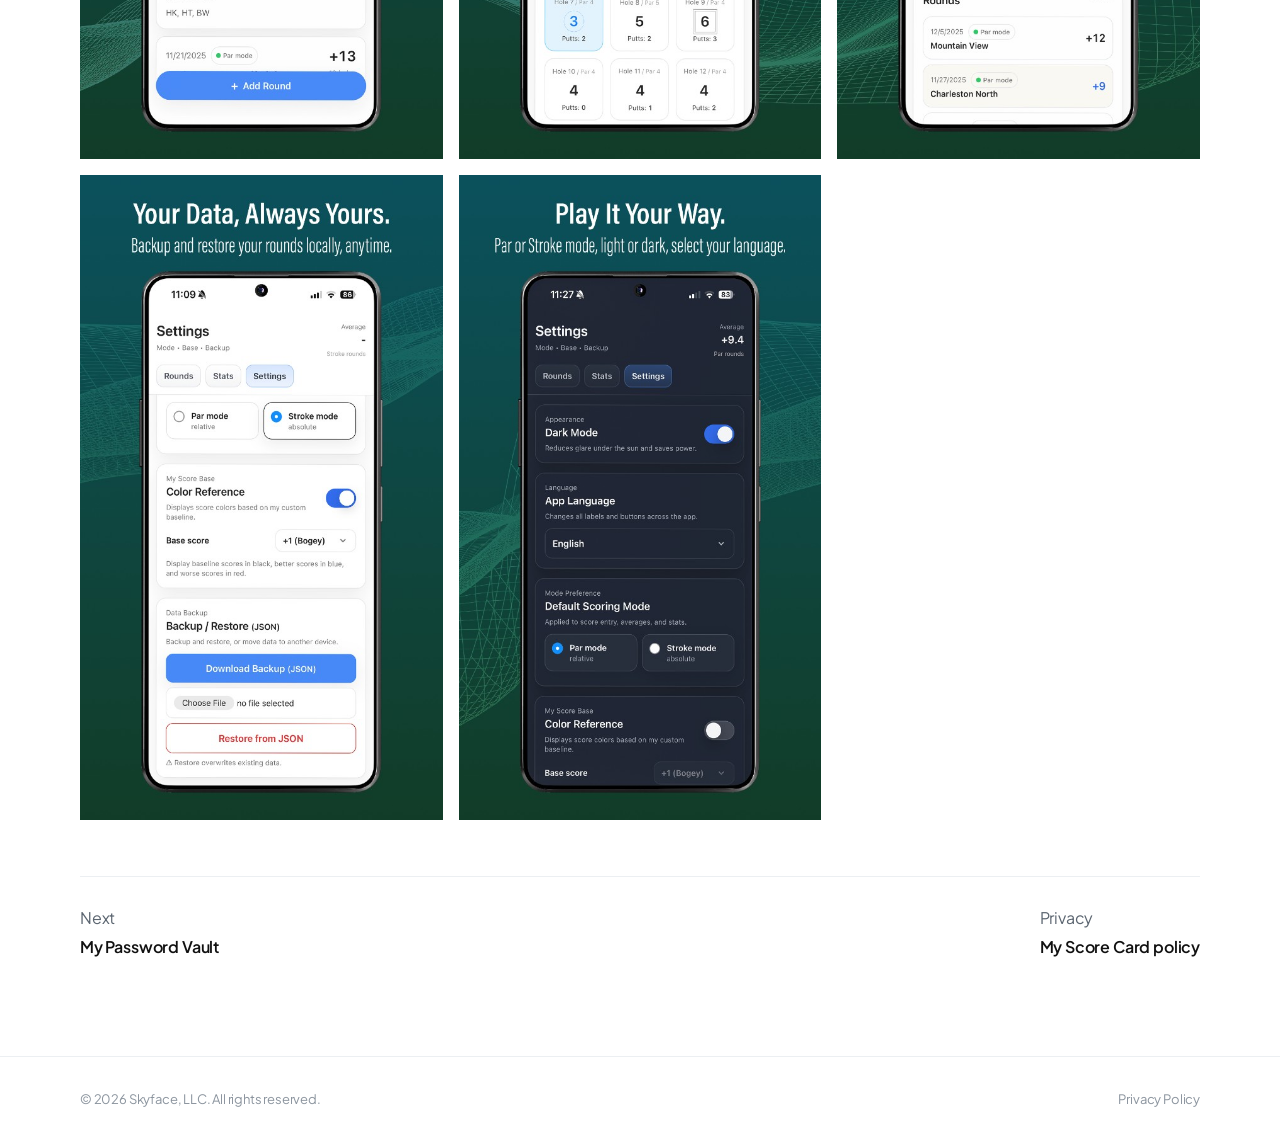
<file: work/my-score-card-golf.html>
<!doctype html>
<html lang="en">
<head>
  <meta charset="UTF-8" />
  <meta name="viewport" content="width=device-width,initial-scale=1.0" />
  <title>My Golf Score Card – Skyface</title>
  <meta name="description" content="My Score Card is a distraction-free golf scorecard for iOS and Android. Track rounds locally – no login, no ads. Designed and built by Skyface." />
  <meta name="theme-color" content="#ffffff" />
  <link rel="icon" href="/favicon.ico">
  <link rel="icon" type="image/svg+xml" href="/favicon.svg">
  <link rel="icon" type="image/png" sizes="96x96" href="/favicon-96x96.png">
  <link rel="apple-touch-icon" href="/apple-touch-icon.png">
  <link rel="preconnect" href="https://fonts.googleapis.com" />
  <link rel="preconnect" href="https://fonts.gstatic.com" crossorigin />
  <link href="https://fonts.googleapis.com/css2?family=Plus+Jakarta+Sans:wght@400;500;600;700&display=swap" rel="stylesheet" />
  <link rel="stylesheet" href="../css/site.css" />
</head>
<body>
  <a class="skip" href="#main">Skip to content</a>
  <header class="site-header">
    <div class="wrap header-inner">
      <a href="../index.html" class="brand" aria-label="Skyface home">
        <img class="brand-logo" src="../img/logo-skyface.png" alt="Skyface" />
      </a>
      <div class="header-end">
      <nav id="siteNav" class="site-nav">
        <a href="../index.html#work" aria-current="page">Work</a>
        <a href="../index.html#practice">Practice</a>
        <a class="btn btn-primary nav-cta" href="../index.html#contact">Get in touch</a>
      </nav>
        <button class="nav-toggle" type="button" aria-expanded="false" aria-controls="siteNav" aria-label="Open menu">
          <svg class="icon-menu" viewBox="0 0 24 24" fill="none" stroke="currentColor" stroke-width="1.8" stroke-linecap="round" aria-hidden="true"><path d="M4 7h16M4 12h16M4 17h16" /></svg>
          <svg class="icon-close" viewBox="0 0 24 24" fill="none" stroke="currentColor" stroke-width="1.8" stroke-linecap="round" aria-hidden="true"><path d="M6 6l12 12M18 6L6 18" /></svg>
        </button>
      </div>
    </div>
  </header>

  <main id="main">
    <article class="case wrap">
      <a class="back-link" href="../index.html#work">← All work</a>
      <p class="eyebrow">Product · Mobile app</p>
      <h1>My Golf Score Card</h1>
      <p class="lede">Track rounds. Score locally. No login, no ads – your data stays on your phone.</p>
      <div class="case-actions">
        <a class="store-badge" href="https://apps.apple.com/us/app/my-score-card-golf/id6757289007" target="_blank" rel="noopener noreferrer" aria-label="Download on the App Store">
          <img src="../img/badges/app-store.png" alt="" width="144" height="48" />
        </a>
        <a class="store-badge" href="https://play.google.com/store/apps/details?id=com.skyface.myscorecard.golf" target="_blank" rel="noopener noreferrer" aria-label="Get it on Google Play">
          <img src="../img/badges/google-play.png" alt="" width="162" height="48" />
        </a>
      </div>
      <dl class="meta">
        <div><dt>Platforms</dt><dd>iOS, Android</dd></div>
        <div><dt>Scope</dt><dd>Design &amp; development</dd></div>
        <div><dt>Focus</dt><dd>UI/UX, HCI</dd></div>
      </dl>

      <div class="prose">
        <p>My Score Card is a simple golf score tracking app for players who want to record rounds and view basic statistics without unnecessary complexity. It works fully offline and keeps data stored locally on the device.</p>
        <h2>Key features</h2>
        <ul>
          <li>Track golf rounds in Par mode or Stroke mode</li>
          <li>Hole-by-hole score and putt tracking</li>
          <li>Clean round list with featured favorites</li>
          <li>Statistics and score distribution charts</li>
          <li>Dark Mode for outdoor play</li>
          <li>Multi-language support</li>
          <li>Local data storage with JSON backup and restore</li>
          <li>No account required, no ads, no tracking</li>
        </ul>
      </div>

      <div class="feature-grid">
        <article class="keyword-card">
          <h3>Private by default</h3>
          <p>No account, no ads, no tracking. Free forever. Your rounds stay on the phone unless you export them.</p>
        </article>
        <article class="keyword-card">
          <h3>Hole by hole</h3>
          <p>Par mode or Stroke mode. Enter score and putts per hole, then see totals and averages instantly.</p>
        </article>
        <article class="keyword-card">
          <h3>Stats that stay quiet</h3>
          <p>Score distribution charts, featured rounds, and Dark Mode for outdoor play. JSON backup when you change devices.</p>
        </article>
      </div>

      <div class="device-gallery device-gallery--three" data-lightbox>
        <button type="button" class="shot" data-lightbox-item>
          <img src="../img/work/my-golf-score-card/rounds.png" alt="All Your Rounds. One Place. My Score Card round list with courses, averages, and Add Round." />
        </button>
        <button type="button" class="shot" data-lightbox-item>
          <img src="../img/work/my-golf-score-card/score.png" alt="Tap. Score. Move On. Hole-by-hole round score with putts at Suneagles." />
        </button>
        <button type="button" class="shot" data-lightbox-item>
          <img src="../img/work/my-golf-score-card/stats.png" alt="See Your Game Clearly. Statistics with a score distribution histogram in Par mode." />
        </button>
        <button type="button" class="shot" data-lightbox-item>
          <img src="../img/work/my-golf-score-card/settings.png" alt="Your Data, Always Yours. Settings for scoring mode, color reference, and JSON backup." loading="lazy" />
        </button>
        <button type="button" class="shot" data-lightbox-item>
          <img src="../img/work/my-golf-score-card/dark.png" alt="Play It Your Way. Dark Mode, language, and default scoring mode on iPhone." loading="lazy" />
        </button>
      </div>

      <div class="next-work">
        <a href="my-password-vault.html">Next<strong>My Password Vault</strong></a>
        <a href="../privacy/my-score-card.html">Privacy<strong>My Score Card policy</strong></a>
      </div>
    </article>
  </main>

  <footer class="site-footer">
    <div class="wrap footer-bottom" style="border:0;padding-top:0">
      <span>© <span id="year"></span> Skyface, LLC. All rights reserved.</span>
      <a href="../privacy/index.html">Privacy Policy</a>
    </div>
  </footer>
  <script src="../js/site.js"></script>
</body>
</html>
</file>
<file: css/site.css>
:root {
  --bg: #ffffff;
  --bg-soft: #f7f9fb;
  --fg: #111111;
  --muted: #5b6570;
  --faint: #8b949e;
  --line: #eceff2;
  --line-strong: #dfe3e8;
  --sky-top: #7ec8f0;
  --sky-mid: #c5e8fa;
  --sky-end: #ffffff;
  --btn: #111111;
  --btn-fg: #ffffff;
  --shot-bg: #f3f5f7;
  --radius: 20px;
  --radius-lg: 28px;
  --header-h: 72px;
  --max: 1120px;
  --ease: cubic-bezier(0.22, 1, 0.36, 1);
  --font: "Plus Jakarta Sans", ui-sans-serif, system-ui, sans-serif;
}

*,
*::before,
*::after { box-sizing: border-box; }

html {
  scroll-behavior: smooth;
  scroll-padding-top: var(--header-h);
  -webkit-text-size-adjust: 100%;
}

html, body { height: 100%; }

body {
  margin: 0;
  color: var(--fg);
  background: var(--bg);
  font-family: var(--font);
  font-size: 16px;
  line-height: 1.6;
  letter-spacing: -0.011em;
  overflow-x: hidden;
}

body.nav-open { overflow: hidden; }

img { max-width: 100%; display: block; }

a { color: inherit; text-decoration: none; }
a:hover { color: var(--fg); }

button {
  font: inherit;
  color: inherit;
  background: none;
  border: 0;
  padding: 0;
  cursor: pointer;
}

:focus-visible {
  outline: 2px solid var(--fg);
  outline-offset: 3px;
}

.skip {
  position: absolute;
  left: 12px;
  top: -48px;
  z-index: 80;
  background: var(--fg);
  color: #fff;
  padding: 8px 12px;
  border-radius: 8px;
}

.skip:focus { top: 12px; }

.wrap {
  width: min(var(--max), calc(100% - 48px));
  margin-inline: auto;
}

.wrap-narrow {
  width: min(760px, calc(100% - 40px));
  margin-inline: auto;
}

/* Header – Aside-style: logo | centered nav | pill CTA */
.site-header {
  position: sticky;
  top: 0;
  z-index: 40;
  height: var(--header-h);
  background: rgba(255, 255, 255, 0.72);
  backdrop-filter: saturate(180%) blur(22px);
  -webkit-backdrop-filter: saturate(180%) blur(22px);
  border-bottom: 1px solid transparent;
}

.site-header.is-scrolled {
  border-bottom-color: rgba(223, 227, 232, 0.7);
  background: rgba(255, 255, 255, 0.82);
}

.header-inner {
  height: var(--header-h);
  display: flex;
  align-items: center;
  justify-content: space-between;
  gap: 24px;
}

.brand {
  display: inline-flex;
  align-items: center;
  flex-shrink: 0;
}

.brand-logo {
  height: 30px;
  width: auto;
  display: block;
}

.header-end {
  display: flex;
  align-items: center;
  gap: 12px;
  margin-left: auto;
}

.site-nav {
  display: flex;
  align-items: center;
  gap: 28px;
  font-size: 14px;
  color: var(--muted);
}

.site-nav .nav-cta {
  margin-left: 4px;
  color: var(--btn-fg);
}

.site-nav .nav-cta:hover { color: var(--btn-fg); }

.site-nav a {
  min-height: 44px;
  display: inline-flex;
  align-items: center;
}

.site-nav a:hover,
.site-nav a[aria-current="page"] { color: var(--fg); }

.nav-toggle {
  display: none;
  width: 44px;
  height: 44px;
  align-items: center;
  justify-content: center;
  border-radius: 10px;
}

.nav-toggle svg {
  width: 20px;
  height: 20px;
  display: block;
}

.nav-toggle .icon-close { display: none; }
.nav-toggle[aria-expanded="true"] .icon-menu { display: none; }
.nav-toggle[aria-expanded="true"] .icon-close { display: block; }

/* Buttons */
.btn {
  display: inline-flex;
  align-items: center;
  justify-content: center;
  gap: 8px;
  min-height: 44px;
  padding: 0 20px;
  border-radius: 999px;
  font-size: 14px;
  font-weight: 500;
  letter-spacing: -0.01em;
  white-space: nowrap;
  cursor: pointer;
  transition: transform 180ms var(--ease), background 180ms var(--ease), opacity 180ms var(--ease);
}

.btn-icon {
  width: 16px;
  height: 16px;
  flex-shrink: 0;
}

.btn-primary {
  background: var(--btn);
  color: var(--btn-fg);
}

.btn-primary:hover {
  background: #2a2a2a;
  color: var(--btn-fg);
  transform: translateY(-1px);
}

.btn-ghost {
  background: var(--bg-soft);
  color: var(--fg);
}

.btn-ghost:hover {
  background: #e8edf1;
  color: var(--fg);
  transform: translateY(-1px);
}

.btn-lg {
  min-height: 52px;
  padding: 0 26px;
  font-size: 15px;
}

.btn:disabled {
  opacity: 0.55;
  cursor: not-allowed;
  transform: none;
}

main {
  margin-top: calc(-1 * var(--header-h));
}

/* Hero */
.hero {
  position: relative;
  overflow: hidden;
  text-align: center;
  padding: calc(88px + var(--header-h)) 0 96px;
  background:
    radial-gradient(ellipse 42% 36% at 18% 22%, rgba(255, 255, 255, 0.88), transparent 70%),
    radial-gradient(ellipse 48% 40% at 82% 8%, rgba(255, 255, 255, 0.7), transparent 68%),
    radial-gradient(ellipse 36% 28% at 52% 48%, rgba(255, 255, 255, 0.45), transparent 70%),
    linear-gradient(180deg, #6fbfec 0%, #b7e2f8 42%, #eaf6fd 78%, #ffffff 100%);
}

.hero .wrap { position: relative; z-index: 1; }

.kicker {
  display: inline-flex;
  align-items: center;
  min-height: 32px;
  padding: 0 14px;
  margin: 0 0 22px;
  border-radius: 999px;
  background: rgba(255, 255, 255, 0.55);
  border: 1px solid rgba(255, 255, 255, 0.8);
  font-size: 13px;
  color: #2a4a62;
  backdrop-filter: blur(8px);
}

.hero h1 {
  margin: 0 auto;
  width: max-content;
  max-width: 100%;
  font-size: clamp(2.5rem, 6.1vw, 4.75rem);
  font-weight: 560;
  letter-spacing: -0.045em;
  line-height: 1.12;
  color: #111;
}

.hero-hyphen {
  display: inline-block;
  letter-spacing: 0;
  transform: scaleX(0.55);
  margin-inline: -0.1em;
}

.hero-copy {
  margin: 22px auto 0;
  max-width: 38rem;
  color: #3d5566;
  font-size: 1.08rem;
  line-height: 1.7;
}

.keyword-row {
  display: flex;
  flex-wrap: wrap;
  justify-content: center;
  column-gap: 8px;
  row-gap: 12px;
  margin: 32px auto 0;
  max-width: 40rem;
}

.chip {
  display: inline-flex;
  align-items: center;
  min-height: 36px;
  padding: 0 14px;
  border-radius: 999px;
  background: rgba(255, 255, 255, 0.72);
  border: 1px solid rgba(255, 255, 255, 0.95);
  font-size: 13px;
  color: #1c2e3a;
}

.hero-actions {
  margin-top: 36px;
}

/* Sections */
.section { padding: 88px 0; }

main.section {
  padding-top: calc(40px + var(--header-h));
}

.section-head {
  text-align: center;
  max-width: 40rem;
  margin: 0 auto 48px;
}

.section h2,
.case h1 {
  margin: 0;
  font-weight: 560;
  letter-spacing: -0.04em;
  line-height: 1.12;
}

.section h2 { font-size: clamp(1.8rem, 3.2vw, 2.6rem); }

.lede {
  margin: 12px 0 0;
  color: var(--muted);
}

.eyebrow {
  margin: 0 0 12px;
  font-size: 13px;
  color: var(--faint);
}

/* Work */
.work-grid {
  display: flex;
  flex-direction: column;
  gap: 48px;
  max-width: 34rem;
  margin-inline: auto;
}

.work-card {
  display: grid;
  grid-template-columns: 108px minmax(0, 1fr);
  gap: 0 18px;
  align-items: center;
  color: inherit;
}

.work-card:hover .shot { transform: translateY(-2px); }

.work-card .shot {
  width: 108px;
  height: 108px;
  border-radius: 24px;
  background: none;
  border: 0;
}

.shot {
  margin: 0;
  height: 280px;
  border-radius: var(--radius-lg);
  display: flex;
  align-items: center;
  justify-content: center;
  overflow: hidden;
  transition: transform 220ms var(--ease);
}

.shot img {
  width: 100%;
  height: 100%;
  object-fit: cover;
}

.shot-empty {
  display: grid;
  place-items: center;
  gap: 6px;
  text-align: center;
  color: rgba(17, 17, 17, 0.38);
  font-size: 14px;
}

.shot-empty small {
  font-size: 12px;
  color: rgba(17, 17, 17, 0.28);
}

.shot--vault,
.shot--golf,
.shot--frame {
  background: var(--shot-bg);
  border: 1px solid var(--line);
}

.work-body {
  padding: 0;
  text-align: left;
}

.work-body h3 {
  margin: 0;
  font-size: 1.2rem;
  font-weight: 600;
  letter-spacing: -0.03em;
}

.work-desc {
  margin: 6px 0 0;
  color: var(--muted);
  font-size: 14.5px;
  line-height: 1.55;
}

.work-desc.is-slot {
  color: var(--faint);
  font-style: italic;
}

.tag-row {
  display: flex;
  flex-wrap: wrap;
  gap: 6px;
  margin-top: 14px;
}

.tag {
  font-size: 12px;
  color: var(--muted);
  background: var(--bg-soft);
  border-radius: 999px;
  padding: 5px 10px;
}

/* Practice keywords */
.keyword-grid {
  display: grid;
  grid-template-columns: repeat(5, 1fr);
  gap: 16px;
}

.keyword-card {
  padding: 24px 20px;
  border-radius: var(--radius);
  background: var(--bg-soft);
  min-height: 160px;
}

.keyword-card h3 {
  margin: 0 0 10px;
  font-size: 1.02rem;
  font-weight: 600;
  letter-spacing: -0.02em;
}

.keyword-card p {
  margin: 0;
  color: var(--muted);
  font-size: 14px;
  line-height: 1.55;
}

/* Contact */
.contact {
  text-align: center;
  padding: 96px 24px 108px;
  background:
    radial-gradient(ellipse 70% 80% at 50% 0%, #d7effc 0%, #ffffff 70%);
}

.contact h2 {
  margin: 0 auto;
  max-width: 13em;
  font-size: clamp(2rem, 4vw, 3rem);
  font-weight: 560;
  letter-spacing: -0.04em;
  line-height: 1.18;
}

.contact .lede {
  margin: 16px auto 0;
  max-width: 32rem;
}

.contact-form {
  position: relative;
  display: grid;
  gap: 16px;
  margin: 32px auto 0;
  max-width: 32rem;
  text-align: left;
}

.contact-form label {
  display: grid;
  gap: 6px;
  font-size: 13px;
  font-weight: 600;
  color: var(--fg);
}

.contact-form input,
.contact-form textarea {
  width: 100%;
  border: 1px solid var(--line-strong);
  border-radius: 12px;
  padding: 12px 14px;
  background: #fff;
  color: var(--fg);
  font: inherit;
  font-size: 15px;
  font-weight: 400;
}

.contact-form textarea {
  min-height: 140px;
  resize: vertical;
}

.contact-form input:focus-visible,
.contact-form textarea:focus-visible {
  border-color: var(--fg);
}

.contact-turnstile {
  min-height: 65px;
}

.contact-form .btn {
  width: 100%;
}

.contact-status {
  margin: 0;
  font-size: 14px;
  color: var(--muted);
}

.contact-status.is-error { color: #b42318; }
.contact-status.is-ok { color: #067647; }

.hp {
  position: absolute;
  width: 1px;
  height: 1px;
  overflow: hidden;
  clip: rect(0 0 0 0);
}

/* Footer */
.site-footer {
  padding: 32px 0;
  border-top: 1px solid var(--line);
  color: var(--muted);
  font-size: 14px;
}

.footer-bottom {
  display: flex;
  justify-content: space-between;
  gap: 12px;
  flex-wrap: wrap;
  font-size: 13px;
  color: var(--faint);
}

.site-footer a:hover { color: var(--fg); }

/* Case study */
.case { padding: calc(48px + var(--header-h)) 0 96px; }

.case h1 {
  font-size: clamp(2.2rem, 5vw, 3.4rem);
  max-width: 18ch;
}

.case .lede { margin-top: 16px; font-size: 1.08rem; max-width: 38rem; }

.case-actions {
  display: flex;
  flex-wrap: wrap;
  align-items: center;
  gap: 12px;
  margin: 22px 0 4px;
}

.store-badge {
  display: inline-flex;
  align-items: center;
  min-height: 44px;
}

.store-badge img {
  height: 44px;
  width: auto;
  display: block;
}

.store-badge:hover { opacity: 0.86; }

.meta {
  display: grid;
  grid-template-columns: repeat(3, 1fr);
  gap: 16px;
  margin: 32px 0 36px;
  padding: 20px 0;
  border-top: 1px solid var(--line);
  border-bottom: 1px solid var(--line);
}

.meta dt {
  font-size: 12px;
  color: var(--faint);
  margin: 0 0 6px;
}

.meta dd {
  margin: 0;
  font-size: 15px;
  font-weight: 500;
}

.shot-gallery {
  display: grid;
  grid-template-columns: 1fr 1fr;
  gap: 16px;
  margin-bottom: 48px;
}

.shot-gallery .shot:first-child,
.shot-gallery .shot--wide {
  grid-column: 1 / -1;
  height: 420px;
}

.shot-gallery .shot { height: 220px; }

.shot--wide img {
  object-fit: cover;
  object-position: center top;
}

.device-gallery {
  display: grid;
  grid-template-columns: repeat(4, minmax(0, 1fr));
  gap: 12px;
  margin: 8px 0 48px;
  align-items: start;
}

.device-gallery--two {
  grid-template-columns: repeat(2, minmax(0, 1fr));
  gap: 16px;
}

.device-gallery--three {
  grid-template-columns: repeat(3, minmax(0, 1fr));
  gap: 16px;
}

.device-gallery .shot {
  height: auto;
  display: block;
  border-radius: 0;
  background: none;
  border: 0;
  overflow: visible;
  transform: none;
}

.device-gallery button.shot {
  width: 100%;
  cursor: zoom-in;
  font: inherit;
  text-align: inherit;
}

.device-gallery button.shot:hover { opacity: 0.92; }

.device-gallery a.shot:hover { transform: none; }

.device-gallery .shot img {
  width: 100%;
  height: auto;
  aspect-ratio: auto;
  object-fit: contain;
  object-position: top center;
  padding: 0;
}

.device-gallery .shot--outline img {
  border: 1px solid #e6e8eb;
}

.lightbox {
  position: fixed;
  inset: 0;
  z-index: 90;
  display: none;
  align-items: center;
  justify-content: center;
  padding: 56px 80px 40px;
  background: rgba(8, 10, 12, 0.88);
}

.lightbox.is-open { display: flex; }

.lightbox img {
  width: auto;
  height: auto;
  max-width: 100%;
  max-height: 100%;
  object-fit: contain;
}

.lightbox-close,
.lightbox-prev,
.lightbox-next {
  position: absolute;
  display: grid;
  place-items: center;
  width: 44px;
  height: 44px;
  color: #fff;
  border-radius: 999px;
  background: rgba(255, 255, 255, 0.12);
}

.lightbox-close:hover,
.lightbox-prev:hover,
.lightbox-next:hover {
  background: rgba(255, 255, 255, 0.22);
}

.lightbox-close { top: 16px; right: 16px; }

.lightbox-prev,
.lightbox-next { top: 50%; transform: translateY(-50%); }

.lightbox-prev { left: 16px; }

.lightbox-next { right: 16px; }

.lightbox-close svg,
.lightbox-prev svg,
.lightbox-next svg {
  width: 22px;
  height: 22px;
}

body.lightbox-open { overflow: hidden; }

.feature-grid {
  display: grid;
  grid-template-columns: repeat(3, 1fr);
  gap: 16px;
  margin: 28px 0 40px;
}

.case .prose { max-width: 40rem; margin-top: 36px; }

.desc-slot {
  margin: 0 0 28px;
  padding: 24px;
  border-radius: var(--radius);
  background: var(--bg-soft);
  min-height: 120px;
  color: var(--muted);
}

.desc-slot.is-empty {
  color: var(--faint);
  font-style: italic;
}

.prose h2 {
  margin: 36px 0 10px;
  font-size: 1.25rem;
  font-weight: 600;
  letter-spacing: -0.03em;
}

.prose h3 {
  margin: 22px 0 8px;
  font-size: 1.05rem;
  font-weight: 600;
}

.prose a { text-decoration: underline; text-underline-offset: 3px; }
.prose strong { color: var(--fg); }
.prose p, .prose li { color: var(--muted); }
.prose p { margin: 0 0 14px; }
.prose ul { margin: 0 0 16px; padding-left: 18px; }

.back-link {
  display: inline-flex;
  align-items: center;
  min-height: 44px;
  color: var(--muted);
  font-size: 14px;
}

.back-link:hover { color: var(--fg); }

.next-work {
  margin-top: 56px;
  padding-top: 28px;
  border-top: 1px solid var(--line);
  display: flex;
  justify-content: space-between;
  gap: 16px;
  flex-wrap: wrap;
}

.next-work a { color: var(--muted); }
.next-work a:hover { color: var(--fg); }
.next-work strong {
  display: block;
  color: var(--fg);
  font-weight: 600;
  margin-top: 4px;
}

/* Privacy */
.policy-card {
  background: var(--bg-soft);
  border-radius: var(--radius);
  padding: 32px;
}

.tabs {
  display: inline-flex;
  gap: 4px;
  padding: 4px;
  border-radius: 999px;
  background: var(--bg-soft);
  margin-top: 14px;
}

.tab {
  display: inline-flex;
  align-items: center;
  justify-content: center;
  min-height: 36px;
  padding: 0 14px;
  border-radius: 999px;
  font-size: 13px;
  color: var(--muted);
}

.tab:hover { color: var(--fg); }

.tab.active {
  background: #fff;
  color: var(--fg);
  box-shadow: 0 1px 2px rgba(17, 17, 17, 0.06);
}

.policy-top {
  display: flex;
  justify-content: space-between;
  align-items: flex-start;
  gap: 16px;
  margin-bottom: 18px;
}

.pill {
  display: inline-flex;
  align-items: center;
  min-height: 40px;
  padding: 0 16px;
  border-radius: 999px;
  font-size: 13px;
  background: var(--bg-soft);
}

.pill:hover { background: #eef2f5; }

/* Reveal */
.js .reveal {
  opacity: 0;
  transform: translateY(12px);
}

.js .reveal.is-visible {
  opacity: 1;
  transform: none;
  transition: opacity 500ms var(--ease), transform 500ms var(--ease);
}

@media (prefers-reduced-motion: reduce) {
  html { scroll-behavior: auto; }
  .js .reveal,
  .work-card .shot { transition: none !important; }
  .js .reveal { opacity: 1; transform: none; }
}

@media (max-width: 960px) {
  .keyword-grid { grid-template-columns: 1fr 1fr; }
}

@media (max-width: 860px) {
  .meta,
  .shot-gallery { grid-template-columns: 1fr; }

  .shot-gallery .shot:first-child,
  .shot-gallery .shot--wide,
  .shot-gallery .shot { height: 240px; }

  .device-gallery { grid-template-columns: 1fr 1fr; }
  .device-gallery--two { grid-template-columns: 1fr 1fr; }
  .device-gallery--three { grid-template-columns: 1fr 1fr; }
  .feature-grid { grid-template-columns: 1fr; }

  .hero { padding: calc(64px + var(--header-h)) 0 72px; }
  .section { padding: 64px 0; }
  main.section { padding-top: calc(32px + var(--header-h)); }
  .shot { height: 220px; }
  .work-card .shot { width: 108px; height: 108px; }
  .device-gallery .shot { height: auto; }
}

@media (max-width: 800px) {
  .nav-toggle { display: inline-flex; }

  .site-nav {
    position: absolute;
    left: 0;
    right: 0;
    top: var(--header-h);
    display: none;
    flex-direction: column;
    align-items: stretch;
    gap: 0;
    padding: 8px 20px 20px;
    background: rgba(255, 255, 255, 0.72);
    backdrop-filter: saturate(180%) blur(22px);
    -webkit-backdrop-filter: saturate(180%) blur(22px);
    border-bottom: 1px solid var(--line);
    z-index: 30;
  }

  .site-nav.is-open { display: flex; }
  .site-nav a {
    min-height: 48px;
    border-bottom: 1px solid var(--line);
  }

  .site-nav .nav-cta {
    margin: 16px 0 0;
    align-self: flex-start;
    border-bottom: 0;
  }

  .wrap,
  .wrap-narrow { width: calc(100% - 32px); }

  .keyword-grid { grid-template-columns: 1fr; }
  .policy-card { padding: 22px 18px; }
  .policy-top { flex-direction: column; }
  .tabs { width: 100%; }
  .tab { flex: 1; }
}
</file>
